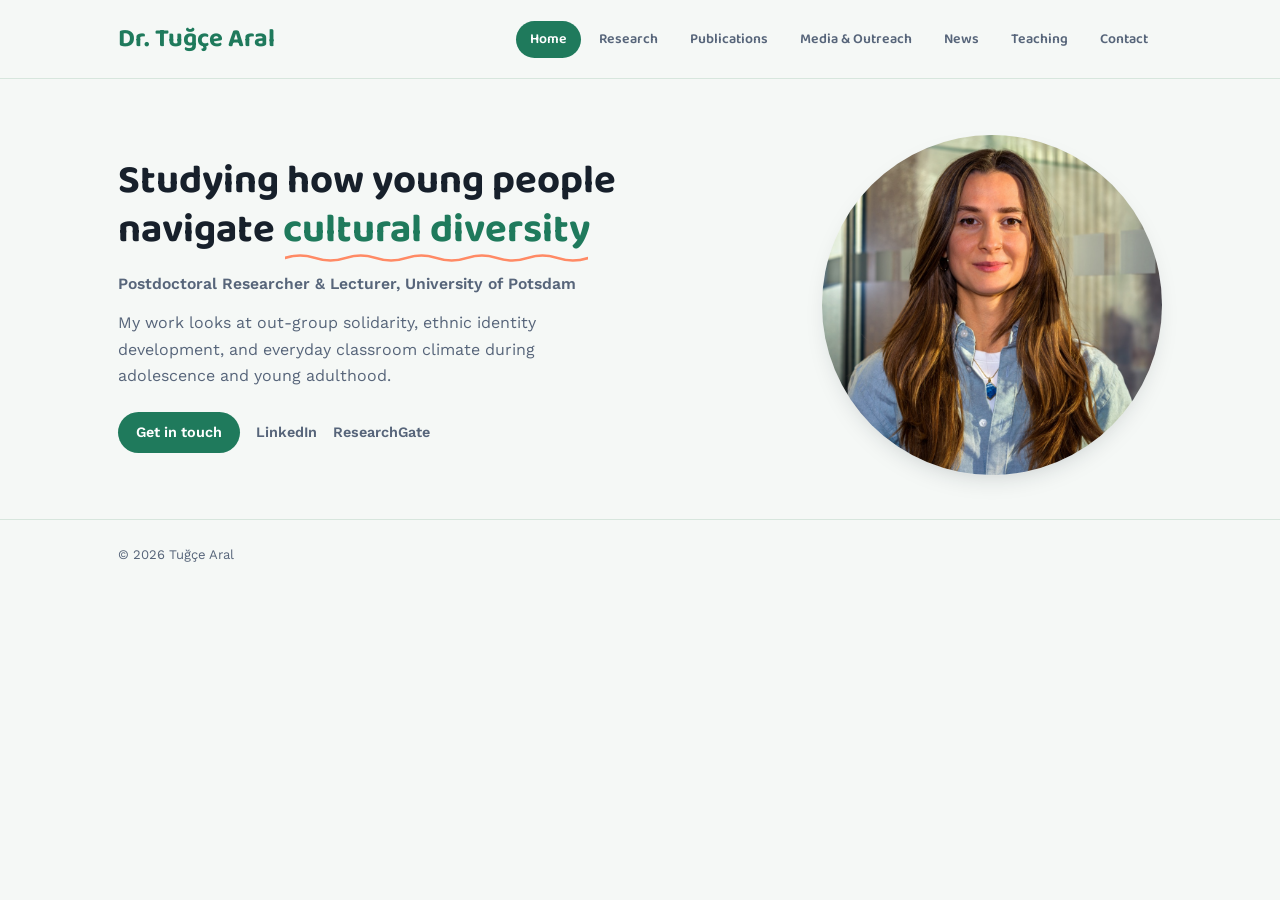
<file: index.html>
<!DOCTYPE html>
<html lang="en">
<head>
<meta charset="UTF-8">
<meta name="viewport" content="width=device-width, initial-scale=1.0">
<title>Dr. Tuğçe Aral — Postdoctoral Researcher, University of Potsdam</title>
<meta name="description" content="Dr. Tuğçe Aral — Postdoctoral Researcher and Lecturer, University of Potsdam. Research on intergroup relations, cultural diversity, and adolescent development.">
<link rel="canonical" href="https://tugcearal.github.io/">
<meta property="og:type" content="profile">
<meta property="og:title" content="Dr. Tuğçe Aral — Postdoctoral Researcher, University of Potsdam">
<meta property="og:description" content="Postdoctoral Researcher and Lecturer, University of Potsdam. Research on intergroup relations, cultural diversity, and adolescent development.">
<meta property="og:url" content="https://tugcearal.github.io/">
<meta property="og:image" content="https://tugcearal.github.io/assets/tugce-aral-2.jpg">
<meta name="twitter:card" content="summary_large_image">
<meta name="twitter:title" content="Dr. Tuğçe Aral — Postdoctoral Researcher, University of Potsdam">
<meta name="twitter:description" content="Research on intergroup relations, cultural diversity, and adolescent development.">
<meta name="twitter:image" content="https://tugcearal.github.io/assets/tugce-aral-2.jpg">
<link rel="icon" href="data:image/svg+xml,%3Csvg xmlns='http://www.w3.org/2000/svg' viewBox='0 0 100 100'%3E%3Crect width='100' height='100' rx='20' fill='%231f7a5c'/%3E%3Ctext x='50' y='68' font-size='58' font-family='Arial,sans-serif' font-weight='700' fill='white' text-anchor='middle'%3ETA%3C/text%3E%3C/svg%3E">
<link rel="preconnect" href="https://fonts.googleapis.com">
<link rel="preconnect" href="https://fonts.gstatic.com" crossorigin>
<link href="https://fonts.googleapis.com/css2?family=Baloo+2:wght@600;700&family=Work+Sans:wght@400;500;600&display=swap" rel="stylesheet">
<link rel="stylesheet" href="style.css">
<script type="application/ld+json">
{
  "@context": "https://schema.org",
  "@type": "Person",
  "name": "Tuğçe Aral",
  "honorificPrefix": "Dr.",
  "jobTitle": "Postdoctoral Researcher and Lecturer",
  "affiliation": {
    "@type": "CollegeOrUniversity",
    "name": "University of Potsdam"
  },
  "url": "https://tugcearal.github.io/",
  "image": "https://tugcearal.github.io/assets/tugce-aral-2.jpg",
  "email": "mailto:tugce.aral@uni-potsdam.de",
  "sameAs": [
    "https://www.researchgate.net/profile/Tugce-Aral",
    "https://www.uni-potsdam.de/de/inklusion/heterogenitaet/aral"
  ]
}
</script>
</head>
<body>

<header class="site-header">
  <div class="wrap header-inner">
    <a href="index.html" class="brand">Dr. Tuğçe Aral</a>
    <nav>
      <a href="index.html" class="active" aria-current="page">Home</a>
      <a href="research.html">Research</a>
      <a href="publications.html">Publications</a>
      <a href="media.html">Media & Outreach</a>
      <a href="news.html">News</a>
      <a href="teaching.html">Teaching</a>
      <a href="contact.html">Contact</a>
    </nav>
  </div>
</header>

<main>

  <section class="hero wrap">
    <div class="hero-text">
      <h1>Studying how young people navigate
        <span class="squiggle-phrase">cultural diversity
          <svg viewBox="0 0 200 12" preserveAspectRatio="none" aria-hidden="true">
            <path d="M0 6 Q10 0 20 6 T40 6 T60 6 T80 6 T100 6 T120 6 T140 6 T160 6 T180 6 T200 6" fill="none" stroke-width="3" stroke-linecap="round"/>
          </svg>
        </span>
      </h1>
      <p class="role">Postdoctoral Researcher &amp; Lecturer, University of Potsdam</p>
      <p class="intro">
        My work looks at out-group solidarity, ethnic identity development, and everyday
        classroom climate during adolescence and young adulthood.
      </p>
      <div class="hero-links">
        <a href="mailto:tugce.aral@uni-potsdam.de" class="primary">Get in touch</a>
        <a href="https://www.linkedin.com/in/tugcearal/" target="_blank" rel="noopener">LinkedIn</a>
        <a href="https://www.researchgate.net/profile/Tugce-Aral" target="_blank" rel="noopener">ResearchGate</a>
      </div>
    </div>
    <div class="hero-photo">
      <img src="assets/tugce-aral-2.jpg" alt="Portrait of Dr. Tuğçe Aral">
    </div>
  </section>

</main>

<footer class="site-footer">
  <div class="wrap">
    <p>&copy; <span id="year"></span> Tuğçe Aral</p>
  </div>
</footer>

<script>
  document.getElementById('year').textContent = new Date().getFullYear();
</script>

</body>
</html>
</file>
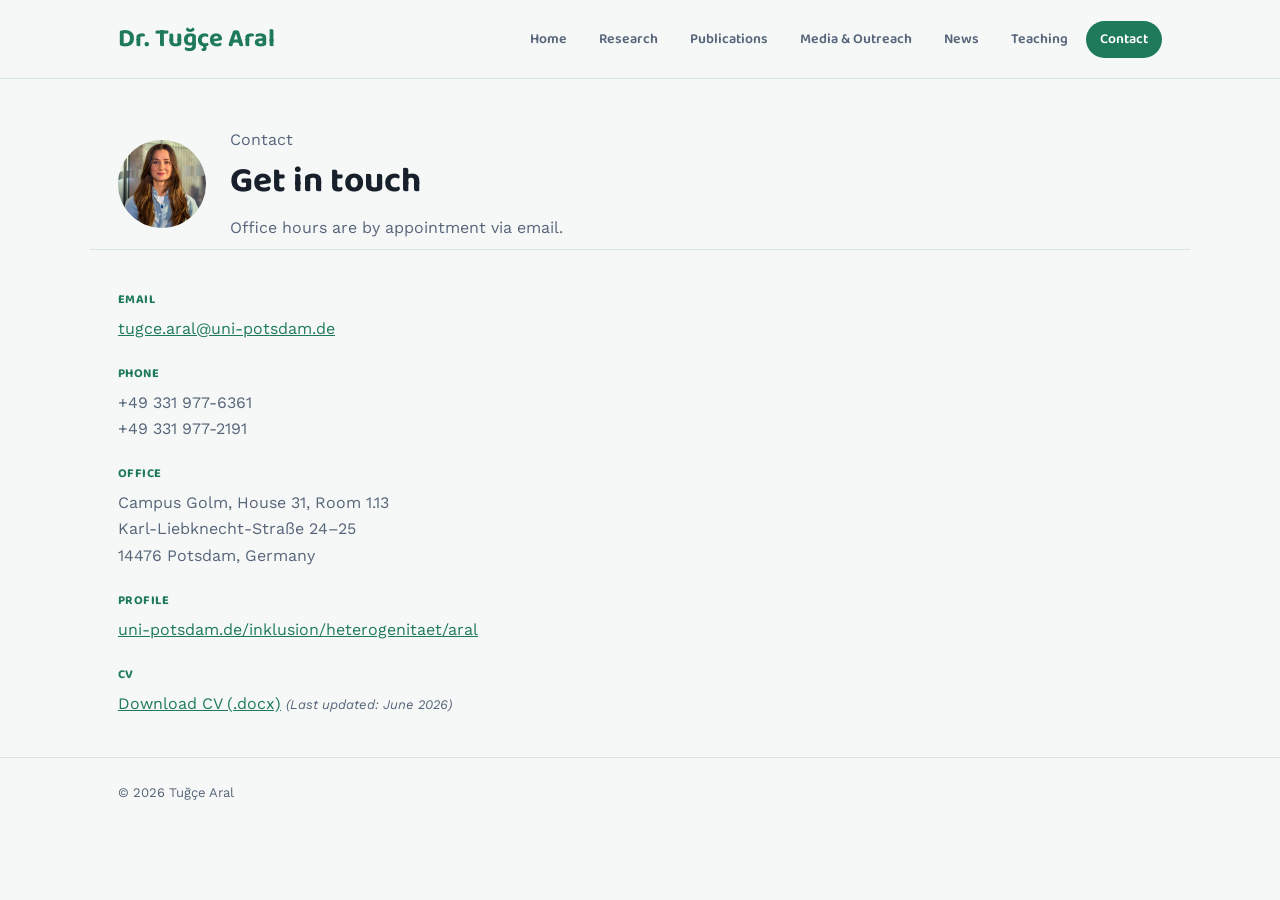
<file: contact.html>
<!DOCTYPE html>
<html lang="en">
<head>
<meta charset="UTF-8">
<meta name="viewport" content="width=device-width, initial-scale=1.0">
<title>Contact — Tuğçe Aral</title>
<meta name="description" content="Contact information for Dr. Tuğçe Aral, University of Potsdam.">
<link rel="canonical" href="https://tugcearal.github.io/contact.html">
<meta property="og:type" content="website">
<meta property="og:title" content="Contact — Tuğçe Aral">
<meta property="og:description" content="Contact information for Dr. Tuğçe Aral, University of Potsdam.">
<meta property="og:url" content="https://tugcearal.github.io/contact.html">
<meta property="og:image" content="https://tugcearal.github.io/assets/tugce-aral-2.jpg">
<meta name="twitter:card" content="summary_large_image">
<meta name="twitter:title" content="Contact — Tuğçe Aral">
<meta name="twitter:description" content="Contact information for Dr. Tuğçe Aral, University of Potsdam.">
<meta name="twitter:image" content="https://tugcearal.github.io/assets/tugce-aral-2.jpg">
<link rel="icon" href="data:image/svg+xml,%3Csvg xmlns='http://www.w3.org/2000/svg' viewBox='0 0 100 100'%3E%3Crect width='100' height='100' rx='20' fill='%231f7a5c'/%3E%3Ctext x='50' y='68' font-size='58' font-family='Arial,sans-serif' font-weight='700' fill='white' text-anchor='middle'%3ETA%3C/text%3E%3C/svg%3E">
<link rel="preconnect" href="https://fonts.googleapis.com">
<link rel="preconnect" href="https://fonts.gstatic.com" crossorigin>
<link href="https://fonts.googleapis.com/css2?family=Baloo+2:wght@600;700&family=Work+Sans:wght@400;500;600&display=swap" rel="stylesheet">
<link rel="stylesheet" href="style.css">
</head>
<body>

<header class="site-header">
  <div class="wrap header-inner">
    <a href="index.html" class="brand">Dr. Tuğçe Aral</a>
    <nav>
      <a href="index.html">Home</a>
      <a href="research.html">Research</a>
      <a href="publications.html">Publications</a>
      <a href="media.html">Media & Outreach</a>
      <a href="news.html">News</a>
      <a href="teaching.html">Teaching</a>
      <a href="contact.html" class="active" aria-current="page">Contact</a>
    </nav>
  </div>
</header>

<main>

  <div class="page-head wrap contact-head">
    <img src="assets/tugce-aral-2.jpg" class="contact-photo" alt="Portrait of Dr. Tuğçe Aral">
    <div>
      <p class="eyebrow">Contact</p>
      <h1>Get in touch</h1>
      <p class="lede">Office hours are by appointment via email.</p>
    </div>
  </div>

  <section class="section wrap">
    <div class="contact-block">
      <p class="label">Email</p>
      <p><a href="mailto:tugce.aral@uni-potsdam.de">tugce.aral@uni-potsdam.de</a></p>
    </div>

    <div class="contact-block">
      <p class="label">Phone</p>
      <p>+49 331 977-6361<br>+49 331 977-2191</p>
    </div>

    <div class="contact-block">
      <p class="label">Office</p>
      <p>Campus Golm, House 31, Room 1.13<br>Karl-Liebknecht-Straße 24–25<br>14476 Potsdam, Germany</p>
    </div>

    <div class="contact-block">
      <p class="label">Profile</p>
      <p><a href="https://www.uni-potsdam.de/de/inklusion/heterogenitaet/aral" target="_blank" rel="noopener">uni-potsdam.de/inklusion/heterogenitaet/aral</a></p>
    </div>

    <div class="contact-block">
      <p class="label">CV</p>
      <p><a href="assets/tugce-aral-cv.docx">Download CV (.docx)</a> <span class="cv-updated">(Last updated: June 2026)</span></p>
    </div>
  </section>

</main>

<footer class="site-footer">
  <div class="wrap">
    <p>&copy; <span id="year"></span> Tuğçe Aral</p>
  </div>
</footer>

<script>
  document.getElementById('year').textContent = new Date().getFullYear();
</script>

</body>
</html>
</file>
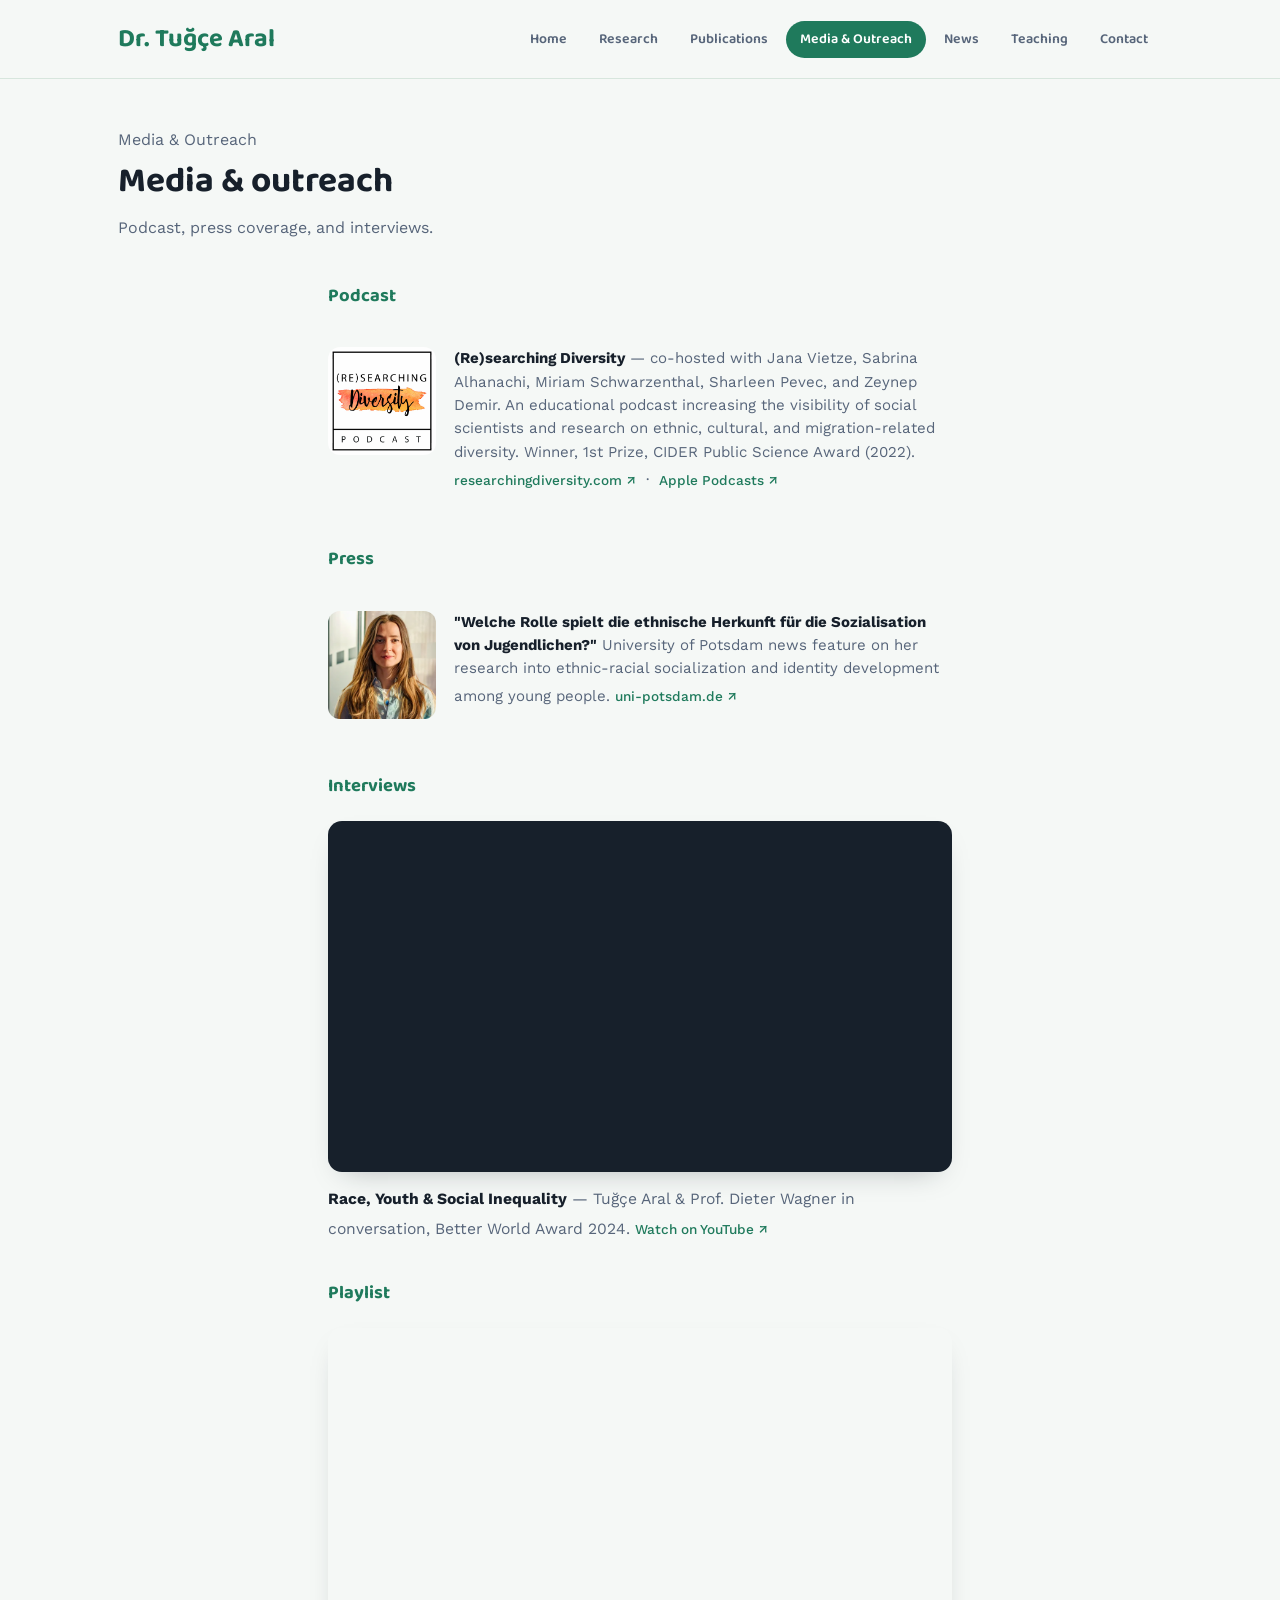
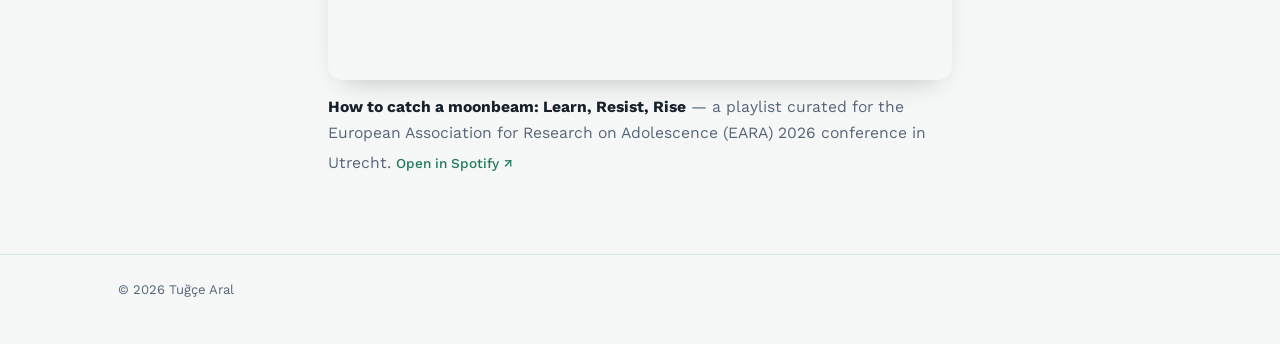
<file: media.html>
<!DOCTYPE html>
<html lang="en">
<head>
<meta charset="UTF-8">
<meta name="viewport" content="width=device-width, initial-scale=1.0">
<title>Media &amp; Outreach — Tuğçe Aral</title>
<meta name="description" content="Media, press, and outreach by Dr. Tuğçe Aral, including the (Re)searching Diversity podcast, press coverage, and interviews.">
<link rel="canonical" href="https://tugcearal.github.io/media.html">
<meta property="og:type" content="website">
<meta property="og:title" content="Media &amp; Outreach — Tuğçe Aral">
<meta property="og:description" content="Media, press, and outreach by Dr. Tuğçe Aral, including the (Re)searching Diversity podcast, press coverage, and interviews.">
<meta property="og:url" content="https://tugcearal.github.io/media.html">
<meta property="og:image" content="https://tugcearal.github.io/assets/tugce-aral-2.jpg">
<meta name="twitter:card" content="summary_large_image">
<meta name="twitter:title" content="Media &amp; Outreach — Tuğçe Aral">
<meta name="twitter:description" content="Media, press, and outreach by Dr. Tuğçe Aral, including the (Re)searching Diversity podcast, press coverage, and interviews.">
<meta name="twitter:image" content="https://tugcearal.github.io/assets/tugce-aral-2.jpg">
<link rel="icon" href="data:image/svg+xml,%3Csvg xmlns='http://www.w3.org/2000/svg' viewBox='0 0 100 100'%3E%3Crect width='100' height='100' rx='20' fill='%231f7a5c'/%3E%3Ctext x='50' y='68' font-size='58' font-family='Arial,sans-serif' font-weight='700' fill='white' text-anchor='middle'%3ETA%3C/text%3E%3C/svg%3E">
<link rel="preconnect" href="https://fonts.googleapis.com">
<link rel="preconnect" href="https://fonts.gstatic.com" crossorigin>
<link href="https://fonts.googleapis.com/css2?family=Baloo+2:wght@600;700&family=Work+Sans:wght@400;500;600&display=swap" rel="stylesheet">
<link rel="stylesheet" href="style.css">
</head>
<body>

<header class="site-header">
  <div class="wrap header-inner">
    <a href="index.html" class="brand">Dr. Tuğçe Aral</a>
    <nav>
      <a href="index.html">Home</a>
      <a href="research.html">Research</a>
      <a href="publications.html">Publications</a>
      <a href="media.html" class="active" aria-current="page">Media &amp; Outreach</a>
      <a href="news.html">News</a>
      <a href="teaching.html">Teaching</a>
      <a href="contact.html">Contact</a>
    </nav>
  </div>
</header>

<main>

  <div class="page-head wrap">
    <p class="eyebrow">Media &amp; Outreach</p>
    <h1>Media &amp; outreach</h1>
    <p class="lede">Podcast, press coverage, and interviews.</p>
  </div>

  <div class="wrap prose">
    <h2 style="margin-top:0;">Podcast</h2>
    <div class="media-list">
      <div class="media-row">
        <img class="media-thumb" src="assets/researching-diversity-logo.jpg" alt="(Re)searching Diversity podcast logo">
        <span class="media-body">
          <strong>(Re)searching Diversity</strong> — co-hosted with Jana Vietze, Sabrina Alhanachi,
          Miriam Schwarzenthal, Sharleen Pevec, and Zeynep Demir. An educational podcast increasing
          the visibility of social scientists and research on ethnic, cultural, and
          migration-related diversity. Winner, 1st Prize, CIDER Public Science Award (2022).<br>
          <a class="media-link" href="https://www.researchingdiversity.com/" target="_blank" rel="noopener">researchingdiversity.com ↗</a>
          &nbsp;·&nbsp;
          <a class="media-link" href="https://podcasts.apple.com/us/podcast/researching-diversity/id1558691003" target="_blank" rel="noopener">Apple Podcasts ↗</a>
        </span>
      </div>
    </div>

    <h2 style="margin-top:36px;">Press</h2>
    <div class="media-list">
      <a class="media-row" href="https://www.uni-potsdam.de/de/nachrichten/detail/2026-06-23-welche-rolle-spielt-die-ethnische-herkunft-fuer-die-sozialisation-von-jugendlichen-dr-Tugce-Aral-forscht-zur-identitaetsbildung-von-jungen-menschen" target="_blank" rel="noopener">
        <img class="media-thumb" src="assets/media-uni-news.webp" alt="University of Potsdam news feature on Dr. Tuğçe Aral">
        <span class="media-body">
          <strong>"Welche Rolle spielt die ethnische Herkunft für die Sozialisation von Jugendlichen?"</strong>
          University of Potsdam news feature on her research into ethnic-racial socialization and
          identity development among young people.
          <span class="media-link">uni-potsdam.de ↗</span>
        </span>
      </a>
    </div>

    <h2 style="margin-top:36px;">Interviews</h2>
    <div class="video-embed">
      <iframe src="https://www.youtube.com/embed/WZT69qgZ1AU" title="Race, Youth &amp; Social Inequality — Tuğçe Aral &amp; Prof. Dieter Wagner in conversation" frameborder="0" allow="accelerometer; autoplay; clipboard-write; encrypted-media; gyroscope; picture-in-picture; web-share" allowfullscreen></iframe>
    </div>
    <p class="video-caption">
      <strong>Race, Youth &amp; Social Inequality</strong> — Tuğçe Aral &amp; Prof. Dieter Wagner
      in conversation, Better World Award 2024.
      <a class="media-link" href="https://www.youtube.com/watch?v=WZT69qgZ1AU" target="_blank" rel="noopener">Watch on YouTube ↗</a>
    </p>

    <h2 style="margin-top:36px;">Playlist</h2>
    <div class="spotify-embed">
      <iframe src="https://open.spotify.com/embed/playlist/4eFZsoZJ5WLH1fl8OClxd2?utm_source=generator" title="How to catch a moonbeam: Learn, Resist, Rise — Spotify playlist" frameborder="0" allow="autoplay; clipboard-write; encrypted-media; fullscreen; picture-in-picture" loading="lazy"></iframe>
    </div>
    <p class="video-caption">
      <strong>How to catch a moonbeam: Learn, Resist, Rise</strong> — a playlist curated for the
      European Association for Research on Adolescence (EARA) 2026 conference in Utrecht.
      <a class="media-link" href="https://open.spotify.com/playlist/4eFZsoZJ5WLH1fl8OClxd2" target="_blank" rel="noopener">Open in Spotify ↗</a>
    </p>
  </div>

</main>

<footer class="site-footer">
  <div class="wrap">
    <p>&copy; <span id="year"></span> Tuğçe Aral</p>
  </div>
</footer>

<script>
  document.getElementById('year').textContent = new Date().getFullYear();
</script>

</body>
</html>
</file>
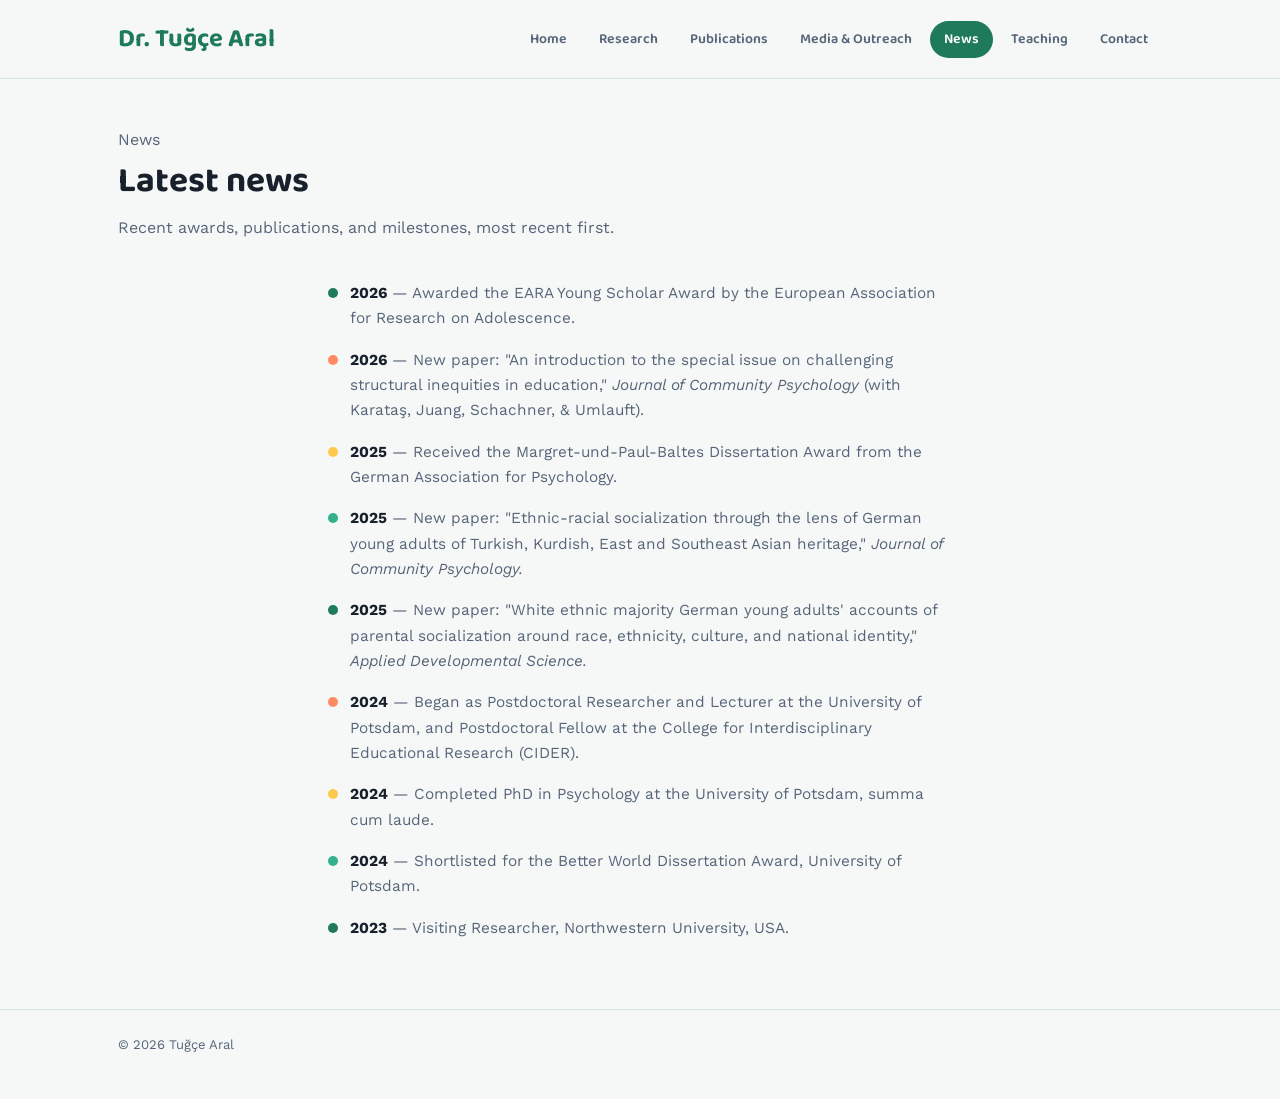
<file: news.html>
<!DOCTYPE html>
<html lang="en">
<head>
<meta charset="UTF-8">
<meta name="viewport" content="width=device-width, initial-scale=1.0">
<title>News — Tuğçe Aral</title>
<meta name="description" content="Latest news, awards, and publication updates from Dr. Tuğçe Aral.">
<link rel="canonical" href="https://tugcearal.github.io/news.html">
<meta property="og:type" content="website">
<meta property="og:title" content="News — Tuğçe Aral">
<meta property="og:description" content="Latest news, awards, and publication updates from Dr. Tuğçe Aral.">
<meta property="og:url" content="https://tugcearal.github.io/news.html">
<meta property="og:image" content="https://tugcearal.github.io/assets/tugce-aral-2.jpg">
<meta name="twitter:card" content="summary_large_image">
<meta name="twitter:title" content="News — Tuğçe Aral">
<meta name="twitter:description" content="Latest news, awards, and publication updates from Dr. Tuğçe Aral.">
<meta name="twitter:image" content="https://tugcearal.github.io/assets/tugce-aral-2.jpg">
<link rel="icon" href="data:image/svg+xml,%3Csvg xmlns='http://www.w3.org/2000/svg' viewBox='0 0 100 100'%3E%3Crect width='100' height='100' rx='20' fill='%231f7a5c'/%3E%3Ctext x='50' y='68' font-size='58' font-family='Arial,sans-serif' font-weight='700' fill='white' text-anchor='middle'%3ETA%3C/text%3E%3C/svg%3E">
<link rel="preconnect" href="https://fonts.googleapis.com">
<link rel="preconnect" href="https://fonts.gstatic.com" crossorigin>
<link href="https://fonts.googleapis.com/css2?family=Baloo+2:wght@600;700&family=Work+Sans:wght@400;500;600&display=swap" rel="stylesheet">
<link rel="stylesheet" href="style.css">
</head>
<body>

<header class="site-header">
  <div class="wrap header-inner">
    <a href="index.html" class="brand">Dr. Tuğçe Aral</a>
    <nav>
      <a href="index.html">Home</a>
      <a href="research.html">Research</a>
      <a href="publications.html">Publications</a>
      <a href="media.html">Media & Outreach</a>
      <a href="news.html" class="active" aria-current="page">News</a>
      <a href="teaching.html">Teaching</a>
      <a href="contact.html">Contact</a>
    </nav>
  </div>
</header>

<main>

  <div class="page-head wrap">
    <p class="eyebrow">News</p>
    <h1>Latest news</h1>
    <p class="lede">Recent awards, publications, and milestones, most recent first.</p>
  </div>

  <div class="wrap prose">
    <ul class="topic-list-plain">
      <li><strong>2026</strong> — Awarded the EARA Young Scholar Award by the European Association for Research on Adolescence.</li>
      <li><strong>2026</strong> — New paper: "An introduction to the special issue on challenging structural inequities in education," <em>Journal of Community Psychology</em> (with Karataş, Juang, Schachner, &amp; Umlauft).</li>
      <li><strong>2025</strong> — Received the Margret-und-Paul-Baltes Dissertation Award from the German Association for Psychology.</li>
      <li><strong>2025</strong> — New paper: "Ethnic-racial socialization through the lens of German young adults of Turkish, Kurdish, East and Southeast Asian heritage," <em>Journal of Community Psychology.</em></li>
      <li><strong>2025</strong> — New paper: "White ethnic majority German young adults' accounts of parental socialization around race, ethnicity, culture, and national identity," <em>Applied Developmental Science.</em></li>
      <li><strong>2024</strong> — Began as Postdoctoral Researcher and Lecturer at the University of Potsdam, and Postdoctoral Fellow at the College for Interdisciplinary Educational Research (CIDER).</li>
      <li><strong>2024</strong> — Completed PhD in Psychology at the University of Potsdam, summa cum laude.</li>
      <li><strong>2024</strong> — Shortlisted for the Better World Dissertation Award, University of Potsdam.</li>
      <li><strong>2023</strong> — Visiting Researcher, Northwestern University, USA.</li>
    </ul>
  </div>

</main>

<footer class="site-footer">
  <div class="wrap">
    <p>&copy; <span id="year"></span> Tuğçe Aral</p>
  </div>
</footer>

<script>
  document.getElementById('year').textContent = new Date().getFullYear();
</script>

</body>
</html>
</file>
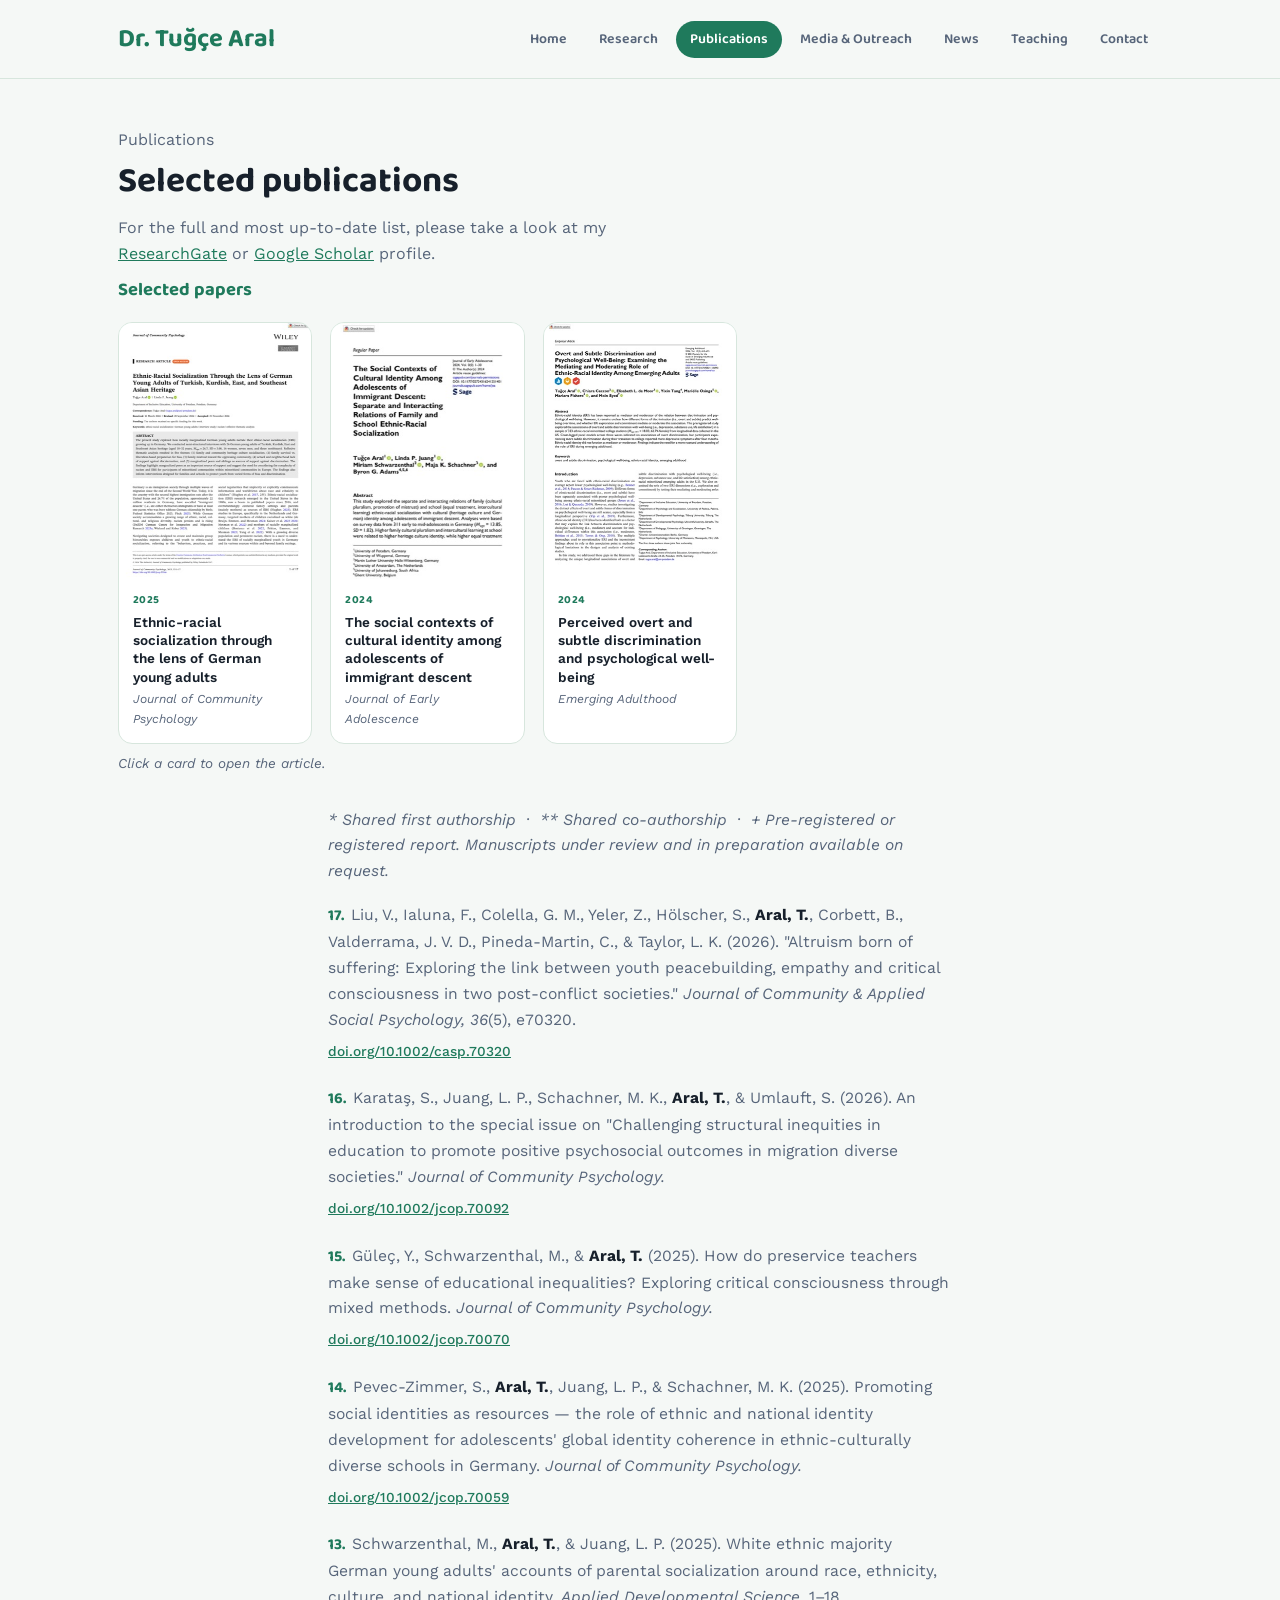
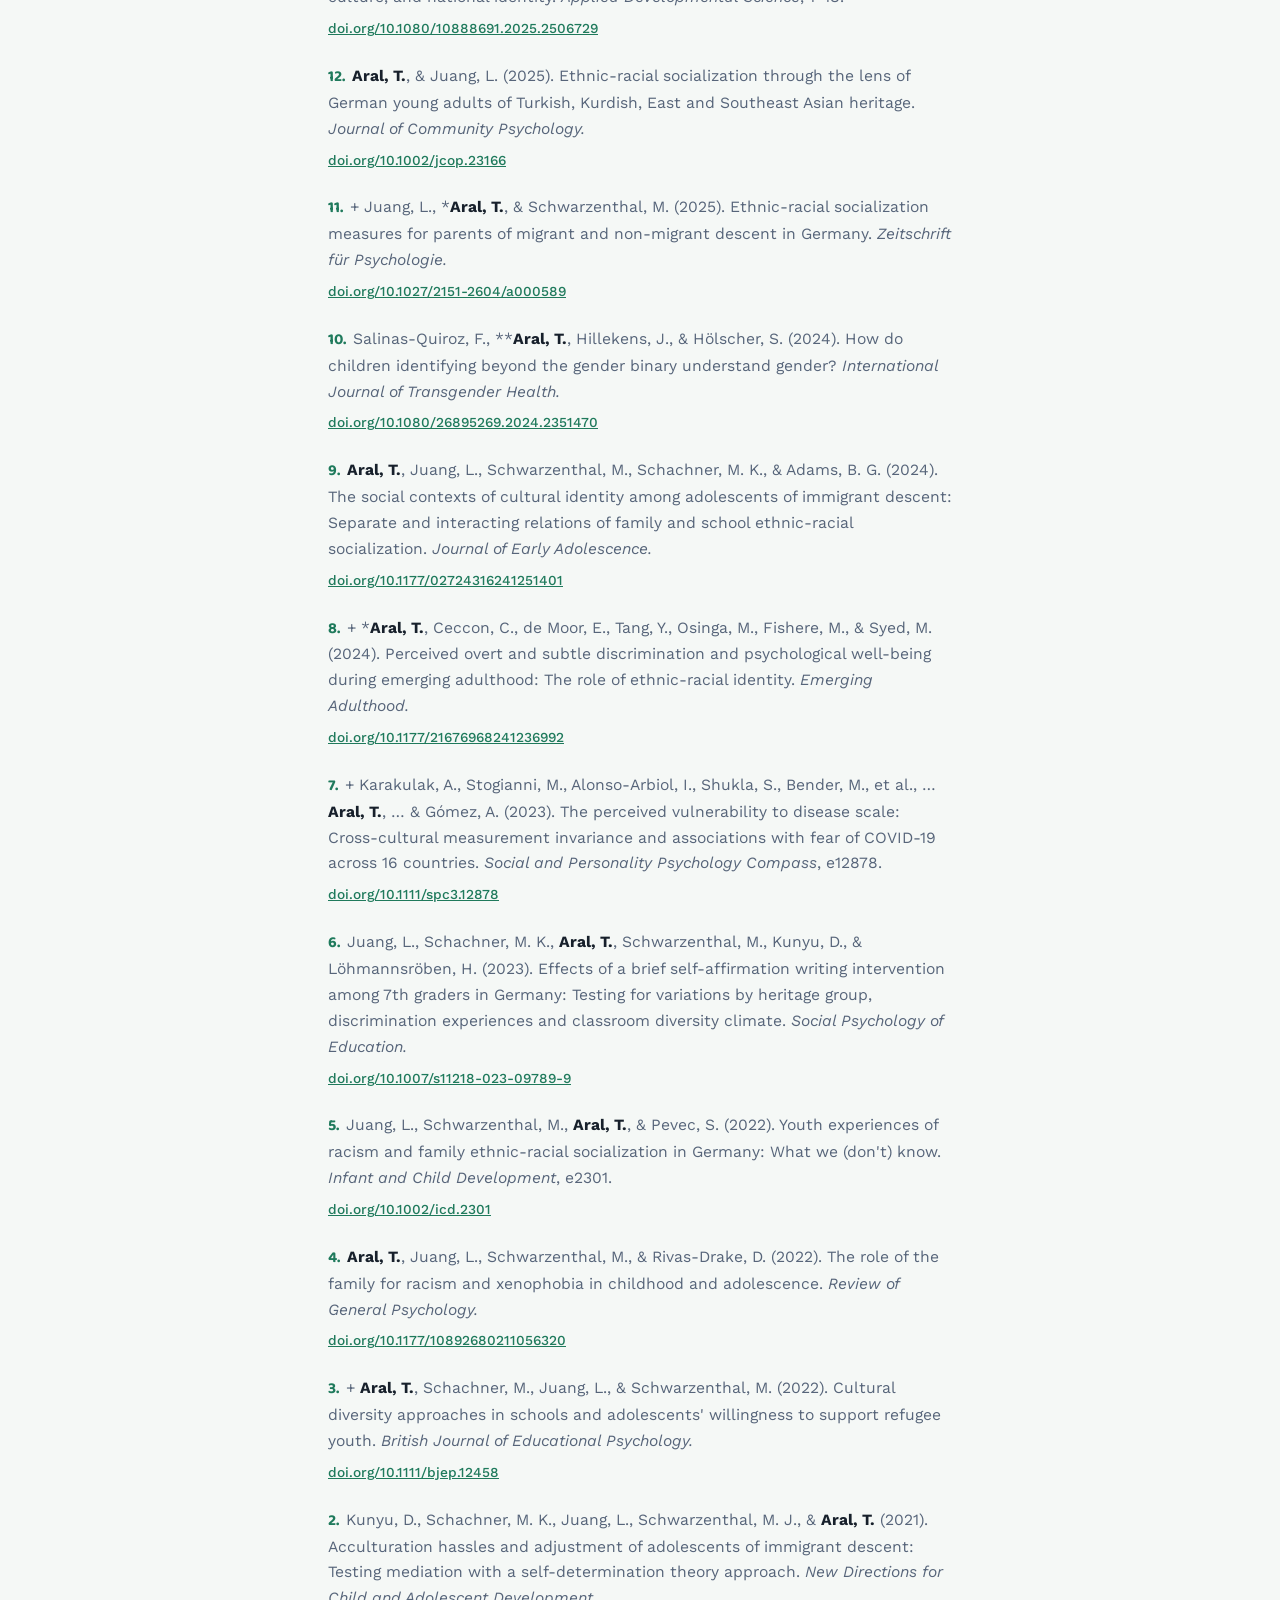
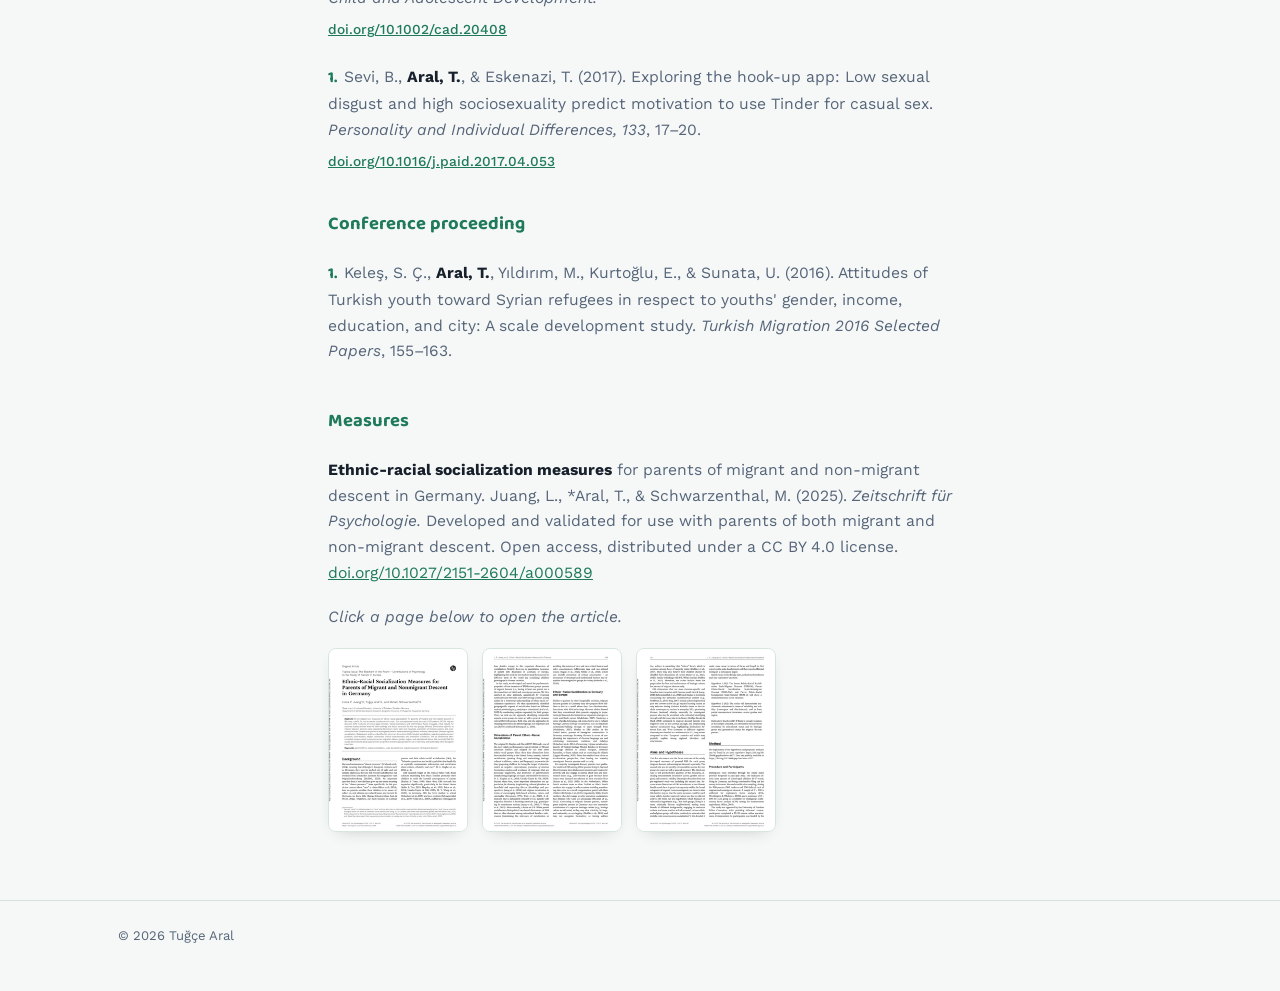
<file: publications.html>
<!DOCTYPE html>
<html lang="en">
<head>
<meta charset="UTF-8">
<meta name="viewport" content="width=device-width, initial-scale=1.0">
<title>Publications — Tuğçe Aral</title>
<meta name="description" content="Peer-reviewed publications by Dr. Tuğçe Aral on cultural diversity, ethnic-racial socialization, and adolescent development.">
<link rel="canonical" href="https://tugcearal.github.io/publications.html">
<meta property="og:type" content="website">
<meta property="og:title" content="Publications — Tuğçe Aral">
<meta property="og:description" content="Peer-reviewed publications by Dr. Tuğçe Aral on cultural diversity, ethnic-racial socialization, and adolescent development.">
<meta property="og:url" content="https://tugcearal.github.io/publications.html">
<meta property="og:image" content="https://tugcearal.github.io/assets/tugce-aral-2.jpg">
<meta name="twitter:card" content="summary_large_image">
<meta name="twitter:title" content="Publications — Tuğçe Aral">
<meta name="twitter:description" content="Peer-reviewed publications by Dr. Tuğçe Aral on cultural diversity, ethnic-racial socialization, and adolescent development.">
<meta name="twitter:image" content="https://tugcearal.github.io/assets/tugce-aral-2.jpg">
<link rel="icon" href="data:image/svg+xml,%3Csvg xmlns='http://www.w3.org/2000/svg' viewBox='0 0 100 100'%3E%3Crect width='100' height='100' rx='20' fill='%231f7a5c'/%3E%3Ctext x='50' y='68' font-size='58' font-family='Arial,sans-serif' font-weight='700' fill='white' text-anchor='middle'%3ETA%3C/text%3E%3C/svg%3E">
<link rel="preconnect" href="https://fonts.googleapis.com">
<link rel="preconnect" href="https://fonts.gstatic.com" crossorigin>
<link href="https://fonts.googleapis.com/css2?family=Baloo+2:wght@600;700&family=Work+Sans:wght@400;500;600&display=swap" rel="stylesheet">
<link rel="stylesheet" href="style.css">
</head>
<body>

<header class="site-header">
  <div class="wrap header-inner">
    <a href="index.html" class="brand">Dr. Tuğçe Aral</a>
    <nav>
      <a href="index.html">Home</a>
      <a href="research.html">Research</a>
      <a href="publications.html" class="active" aria-current="page">Publications</a>
      <a href="media.html">Media & Outreach</a>
      <a href="news.html">News</a>
      <a href="teaching.html">Teaching</a>
      <a href="contact.html">Contact</a>
    </nav>
  </div>
</header>

<main>

  <div class="page-head wrap">
    <p class="eyebrow">Publications</p>
    <h1>Selected publications</h1>
    <p class="lede">
      For the full and most up-to-date list, please take a look at my
      <a href="https://www.researchgate.net/profile/Tugce-Aral" target="_blank" rel="noopener">ResearchGate</a>
      or <a href="https://scholar.google.com/citations?user=W9I4npUAAAAJ&amp;hl=en" target="_blank" rel="noopener">Google Scholar</a> profile.
    </p>
  </div>

  <div class="wrap">
    <h2 style="margin-bottom:16px;">Selected papers</h2>
    <div class="pub-gallery">
      <a class="pub-card" href="https://doi.org/10.1002/jcop.23166" target="_blank" rel="noopener">
        <img class="pub-card-thumb" src="assets/pub-aral-jcop23166.jpg" alt="First page of Aral &amp; Juang (2025)">
        <span class="pub-card-body">
          <span class="pub-card-year">2025</span>
          <span class="pub-card-title">Ethnic-racial socialization through the lens of German young adults</span>
          <span class="pub-card-journal">Journal of Community Psychology</span>
        </span>
      </a>
      <a class="pub-card" href="https://doi.org/10.1177/02724316241251401" target="_blank" rel="noopener">
        <img class="pub-card-thumb" src="assets/pub-aral-jea.jpg" alt="First page of Aral et al. (2024), Journal of Early Adolescence">
        <span class="pub-card-body">
          <span class="pub-card-year">2024</span>
          <span class="pub-card-title">The social contexts of cultural identity among adolescents of immigrant descent</span>
          <span class="pub-card-journal">Journal of Early Adolescence</span>
        </span>
      </a>
      <a class="pub-card" href="https://doi.org/10.1177/21676968241236992" target="_blank" rel="noopener">
        <img class="pub-card-thumb" src="assets/pub-aral-emerging.jpg" alt="First page of Aral et al. (2024), Emerging Adulthood">
        <span class="pub-card-body">
          <span class="pub-card-year">2024</span>
          <span class="pub-card-title">Perceived overt and subtle discrimination and psychological well-being</span>
          <span class="pub-card-journal">Emerging Adulthood</span>
        </span>
      </a>
    </div>
    <p class="note">Click a card to open the article.</p>
  </div>

  <div class="wrap prose">
    <p class="note">* Shared first authorship &nbsp;·&nbsp; ** Shared co-authorship &nbsp;·&nbsp; + Pre-registered or registered report. Manuscripts under review and in preparation available on request.</p>

    <div class="pub-entries">
      <div class="pub-entry">
        <p><span class="pub-num">17.</span> Liu, V., Ialuna, F., Colella, G. M., Yeler, Z., Hölscher, S.,
        <strong>Aral, T.</strong>, Corbett, B., Valderrama, J. V. D., Pineda-Martin, C., &amp; Taylor, L. K. (2026).
        "Altruism born of suffering: Exploring the link between youth peacebuilding, empathy and critical
        consciousness in two post-conflict societies." <em>Journal of Community &amp; Applied Social
        Psychology, 36</em>(5), e70320.</p>
        <a href="https://doi.org/10.1002/casp.70320" target="_blank" rel="noopener">doi.org/10.1002/casp.70320</a>
      </div>

      <div class="pub-entry">
        <p><span class="pub-num">16.</span> Karataş, S., Juang, L. P., Schachner, M. K., <strong>Aral, T.</strong>, &amp; Umlauft, S. (2026).
        An introduction to the special issue on "Challenging structural inequities in education to promote
        positive psychosocial outcomes in migration diverse societies." <em>Journal of Community Psychology.</em></p>
        <a href="https://doi.org/10.1002/jcop.70092" target="_blank" rel="noopener">doi.org/10.1002/jcop.70092</a>
      </div>

      <div class="pub-entry">
        <p><span class="pub-num">15.</span> Güleç, Y., Schwarzenthal, M., &amp; <strong>Aral, T.</strong> (2025).
        How do preservice teachers make sense of educational inequalities? Exploring critical
        consciousness through mixed methods. <em>Journal of Community Psychology.</em></p>
        <a href="https://doi.org/10.1002/jcop.70070" target="_blank" rel="noopener">doi.org/10.1002/jcop.70070</a>
      </div>

      <div class="pub-entry">
        <p><span class="pub-num">14.</span> Pevec-Zimmer, S., <strong>Aral, T.</strong>, Juang, L. P., &amp; Schachner, M. K. (2025).
        Promoting social identities as resources — the role of ethnic and national identity development
        for adolescents' global identity coherence in ethnic-culturally diverse schools in Germany.
        <em>Journal of Community Psychology.</em></p>
        <a href="https://doi.org/10.1002/jcop.70059" target="_blank" rel="noopener">doi.org/10.1002/jcop.70059</a>
      </div>

      <div class="pub-entry">
        <p><span class="pub-num">13.</span> Schwarzenthal, M., <strong>Aral, T.</strong>, &amp; Juang, L. P. (2025).
        White ethnic majority German young adults' accounts of parental socialization around race,
        ethnicity, culture, and national identity. <em>Applied Developmental Science</em>, 1–18.</p>
        <a href="https://doi.org/10.1080/10888691.2025.2506729" target="_blank" rel="noopener">doi.org/10.1080/10888691.2025.2506729</a>
      </div>

      <div class="pub-entry">
        <p><span class="pub-num">12.</span> <strong>Aral, T.</strong>, &amp; Juang, L. (2025).
        Ethnic-racial socialization through the lens of German young adults of Turkish, Kurdish, East and
        Southeast Asian heritage. <em>Journal of Community Psychology.</em></p>
        <a href="https://doi.org/10.1002/jcop.23166" target="_blank" rel="noopener">doi.org/10.1002/jcop.23166</a>
      </div>

      <div class="pub-entry">
        <p><span class="pub-num">11.</span> + Juang, L., *<strong>Aral, T.</strong>, &amp; Schwarzenthal, M. (2025).
        Ethnic-racial socialization measures for parents of migrant and non-migrant descent in Germany.
        <em>Zeitschrift für Psychologie.</em></p>
        <a href="https://doi.org/10.1027/2151-2604/a000589" target="_blank" rel="noopener">doi.org/10.1027/2151-2604/a000589</a>
      </div>

      <div class="pub-entry">
        <p><span class="pub-num">10.</span> Salinas-Quiroz, F., **<strong>Aral, T.</strong>, Hillekens, J., &amp; Hölscher, S. (2024).
        How do children identifying beyond the gender binary understand gender?
        <em>International Journal of Transgender Health.</em></p>
        <a href="https://doi.org/10.1080/26895269.2024.2351470" target="_blank" rel="noopener">doi.org/10.1080/26895269.2024.2351470</a>
      </div>

      <div class="pub-entry">
        <p><span class="pub-num">9.</span> <strong>Aral, T.</strong>, Juang, L., Schwarzenthal, M., Schachner, M. K., &amp; Adams, B. G. (2024).
        The social contexts of cultural identity among adolescents of immigrant descent: Separate and
        interacting relations of family and school ethnic-racial socialization.
        <em>Journal of Early Adolescence.</em></p>
        <a href="https://doi.org/10.1177/02724316241251401" target="_blank" rel="noopener">doi.org/10.1177/02724316241251401</a>
      </div>

      <div class="pub-entry">
        <p><span class="pub-num">8.</span> + *<strong>Aral, T.</strong>, Ceccon, C., de Moor, E., Tang, Y., Osinga, M., Fishere, M., &amp; Syed, M. (2024).
        Perceived overt and subtle discrimination and psychological well-being during emerging adulthood:
        The role of ethnic-racial identity. <em>Emerging Adulthood.</em></p>
        <a href="https://doi.org/10.1177/21676968241236992" target="_blank" rel="noopener">doi.org/10.1177/21676968241236992</a>
      </div>

      <div class="pub-entry">
        <p><span class="pub-num">7.</span> + Karakulak, A., Stogianni, M., Alonso-Arbiol, I., Shukla, S., Bender, M., et al., …
        <strong>Aral, T.</strong>, … &amp; Gómez, A. (2023).
        The perceived vulnerability to disease scale: Cross-cultural measurement invariance and
        associations with fear of COVID-19 across 16 countries.
        <em>Social and Personality Psychology Compass</em>, e12878.</p>
        <a href="https://doi.org/10.1111/spc3.12878" target="_blank" rel="noopener">doi.org/10.1111/spc3.12878</a>
      </div>

      <div class="pub-entry">
        <p><span class="pub-num">6.</span> Juang, L., Schachner, M. K., <strong>Aral, T.</strong>, Schwarzenthal, M., Kunyu, D., &amp;
        Löhmannsröben, H. (2023). Effects of a brief self-affirmation writing intervention among 7th
        graders in Germany: Testing for variations by heritage group, discrimination experiences and
        classroom diversity climate. <em>Social Psychology of Education.</em></p>
        <a href="https://doi.org/10.1007/s11218-023-09789-9" target="_blank" rel="noopener">doi.org/10.1007/s11218-023-09789-9</a>
      </div>

      <div class="pub-entry">
        <p><span class="pub-num">5.</span> Juang, L., Schwarzenthal, M., <strong>Aral, T.</strong>, &amp; Pevec, S. (2022).
        Youth experiences of racism and family ethnic-racial socialization in Germany: What we (don't) know.
        <em>Infant and Child Development</em>, e2301.</p>
        <a href="https://doi.org/10.1002/icd.2301" target="_blank" rel="noopener">doi.org/10.1002/icd.2301</a>
      </div>

      <div class="pub-entry">
        <p><span class="pub-num">4.</span> <strong>Aral, T.</strong>, Juang, L., Schwarzenthal, M., &amp; Rivas-Drake, D. (2022).
        The role of the family for racism and xenophobia in childhood and adolescence.
        <em>Review of General Psychology.</em></p>
        <a href="https://doi.org/10.1177/10892680211056320" target="_blank" rel="noopener">doi.org/10.1177/10892680211056320</a>
      </div>

      <div class="pub-entry">
        <p><span class="pub-num">3.</span> + <strong>Aral, T.</strong>, Schachner, M., Juang, L., &amp; Schwarzenthal, M. (2022).
        Cultural diversity approaches in schools and adolescents' willingness to support refugee youth.
        <em>British Journal of Educational Psychology.</em></p>
        <a href="https://doi.org/10.1111/bjep.12458" target="_blank" rel="noopener">doi.org/10.1111/bjep.12458</a>
      </div>

      <div class="pub-entry">
        <p><span class="pub-num">2.</span> Kunyu, D., Schachner, M. K., Juang, L., Schwarzenthal, M. J., &amp; <strong>Aral, T.</strong> (2021).
        Acculturation hassles and adjustment of adolescents of immigrant descent: Testing mediation with a
        self-determination theory approach. <em>New Directions for Child and Adolescent Development.</em></p>
        <a href="https://doi.org/10.1002/cad.20408" target="_blank" rel="noopener">doi.org/10.1002/cad.20408</a>
      </div>

      <div class="pub-entry">
        <p><span class="pub-num">1.</span> Sevi, B., <strong>Aral, T.</strong>, &amp; Eskenazi, T. (2017).
        Exploring the hook-up app: Low sexual disgust and high sociosexuality predict motivation to use
        Tinder for casual sex. <em>Personality and Individual Differences, 133</em>, 17–20.</p>
        <a href="https://doi.org/10.1016/j.paid.2017.04.053" target="_blank" rel="noopener">doi.org/10.1016/j.paid.2017.04.053</a>
      </div>
    </div>

    <h2 style="margin-top:36px;">Conference proceeding</h2>
    <div class="pub-entries">
      <div class="pub-entry">
        <p><span class="pub-num">1.</span> Keleş, S. Ç., <strong>Aral, T.</strong>, Yıldırım, M., Kurtoğlu, E., &amp; Sunata, U. (2016).
        Attitudes of Turkish youth toward Syrian refugees in respect to youths' gender, income, education,
        and city: A scale development study. <em>Turkish Migration 2016 Selected Papers</em>, 155–163.</p>
      </div>
    </div>

    <h2 style="margin-top:36px;">Measures</h2>
    <p>
      <strong>Ethnic-racial socialization measures</strong> for parents of migrant and non-migrant
      descent in Germany. Juang, L., *Aral, T., &amp; Schwarzenthal, M. (2025).
      <em>Zeitschrift für Psychologie.</em> Developed and validated for use with parents of both
      migrant and non-migrant descent. Open access, distributed under a CC BY 4.0 license.
      <a href="https://doi.org/10.1027/2151-2604/a000589" target="_blank" rel="noopener">doi.org/10.1027/2151-2604/a000589</a>
    </p>
    <p class="note">Click a page below to open the article.</p>
    <div class="page-gallery">
      <a href="https://doi.org/10.1027/2151-2604/a000589" target="_blank" rel="noopener">
        <img src="assets/measures-page1.jpg" alt="Page 1 of the ethnic-racial socialization measures paper">
      </a>
      <a href="https://doi.org/10.1027/2151-2604/a000589" target="_blank" rel="noopener">
        <img src="assets/measures-page2.jpg" alt="Page 2 of the ethnic-racial socialization measures paper">
      </a>
      <a href="https://doi.org/10.1027/2151-2604/a000589" target="_blank" rel="noopener">
        <img src="assets/measures-page3.jpg" alt="Page 3 of the ethnic-racial socialization measures paper">
      </a>
    </div>
  </div>

</main>

<footer class="site-footer">
  <div class="wrap">
    <p>&copy; <span id="year"></span> Tuğçe Aral</p>
  </div>
</footer>

<script>
  document.getElementById('year').textContent = new Date().getFullYear();
</script>

</body>
</html>
</file>
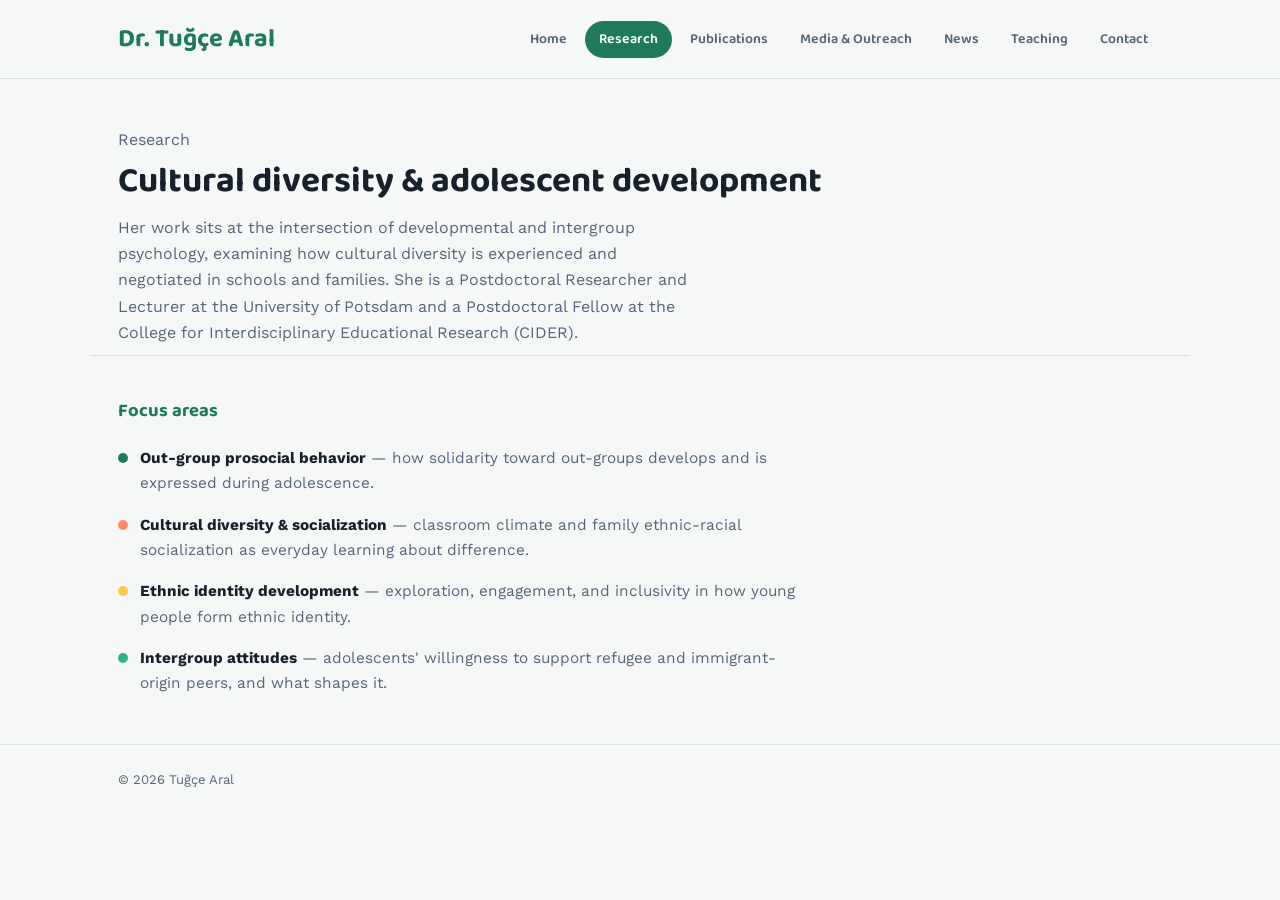
<file: research.html>
<!DOCTYPE html>
<html lang="en">
<head>
<meta charset="UTF-8">
<meta name="viewport" content="width=device-width, initial-scale=1.0">
<title>Research — Tuğçe Aral</title>
<meta name="description" content="Research interests of Dr. Tuğçe Aral: out-group prosocial behavior, cultural diversity, ethnic identity, and intergroup attitudes during adolescence.">
<link rel="canonical" href="https://tugcearal.github.io/research.html">
<meta property="og:type" content="website">
<meta property="og:title" content="Research — Tuğçe Aral">
<meta property="og:description" content="Research interests of Dr. Tuğçe Aral: out-group prosocial behavior, cultural diversity, ethnic identity, and intergroup attitudes during adolescence.">
<meta property="og:url" content="https://tugcearal.github.io/research.html">
<meta property="og:image" content="https://tugcearal.github.io/assets/tugce-aral-2.jpg">
<meta name="twitter:card" content="summary_large_image">
<meta name="twitter:title" content="Research — Tuğçe Aral">
<meta name="twitter:description" content="Research interests of Dr. Tuğçe Aral: out-group prosocial behavior, cultural diversity, ethnic identity, and intergroup attitudes during adolescence.">
<meta name="twitter:image" content="https://tugcearal.github.io/assets/tugce-aral-2.jpg">
<link rel="icon" href="data:image/svg+xml,%3Csvg xmlns='http://www.w3.org/2000/svg' viewBox='0 0 100 100'%3E%3Crect width='100' height='100' rx='20' fill='%231f7a5c'/%3E%3Ctext x='50' y='68' font-size='58' font-family='Arial,sans-serif' font-weight='700' fill='white' text-anchor='middle'%3ETA%3C/text%3E%3C/svg%3E">
<link rel="preconnect" href="https://fonts.googleapis.com">
<link rel="preconnect" href="https://fonts.gstatic.com" crossorigin>
<link href="https://fonts.googleapis.com/css2?family=Baloo+2:wght@600;700&family=Work+Sans:wght@400;500;600&display=swap" rel="stylesheet">
<link rel="stylesheet" href="style.css">
</head>
<body>

<header class="site-header">
  <div class="wrap header-inner">
    <a href="index.html" class="brand">Dr. Tuğçe Aral</a>
    <nav>
      <a href="index.html">Home</a>
      <a href="research.html" class="active" aria-current="page">Research</a>
      <a href="publications.html">Publications</a>
      <a href="media.html">Media & Outreach</a>
      <a href="news.html">News</a>
      <a href="teaching.html">Teaching</a>
      <a href="contact.html">Contact</a>
    </nav>
  </div>
</header>

<main>

  <div class="page-head wrap">
    <p class="eyebrow">Research</p>
    <h1>Cultural diversity &amp; adolescent development</h1>
    <p class="lede">
      Her work sits at the intersection of developmental and intergroup psychology, examining
      how cultural diversity is experienced and negotiated in schools and families. She is a
      Postdoctoral Researcher and Lecturer at the University of Potsdam and a Postdoctoral
      Fellow at the College for Interdisciplinary Educational Research (CIDER).
    </p>
  </div>

  <section class="section wrap">
    <h2>Focus areas</h2>
    <ul class="topic-list-plain">
      <li><strong>Out-group prosocial behavior</strong> — how solidarity toward out-groups develops and is expressed during adolescence.</li>
      <li><strong>Cultural diversity &amp; socialization</strong> — classroom climate and family ethnic-racial socialization as everyday learning about difference.</li>
      <li><strong>Ethnic identity development</strong> — exploration, engagement, and inclusivity in how young people form ethnic identity.</li>
      <li><strong>Intergroup attitudes</strong> — adolescents' willingness to support refugee and immigrant-origin peers, and what shapes it.</li>
    </ul>
  </section>

</main>

<footer class="site-footer">
  <div class="wrap">
    <p>&copy; <span id="year"></span> Tuğçe Aral</p>
  </div>
</footer>

<script>
  document.getElementById('year').textContent = new Date().getFullYear();
</script>

</body>
</html>
</file>
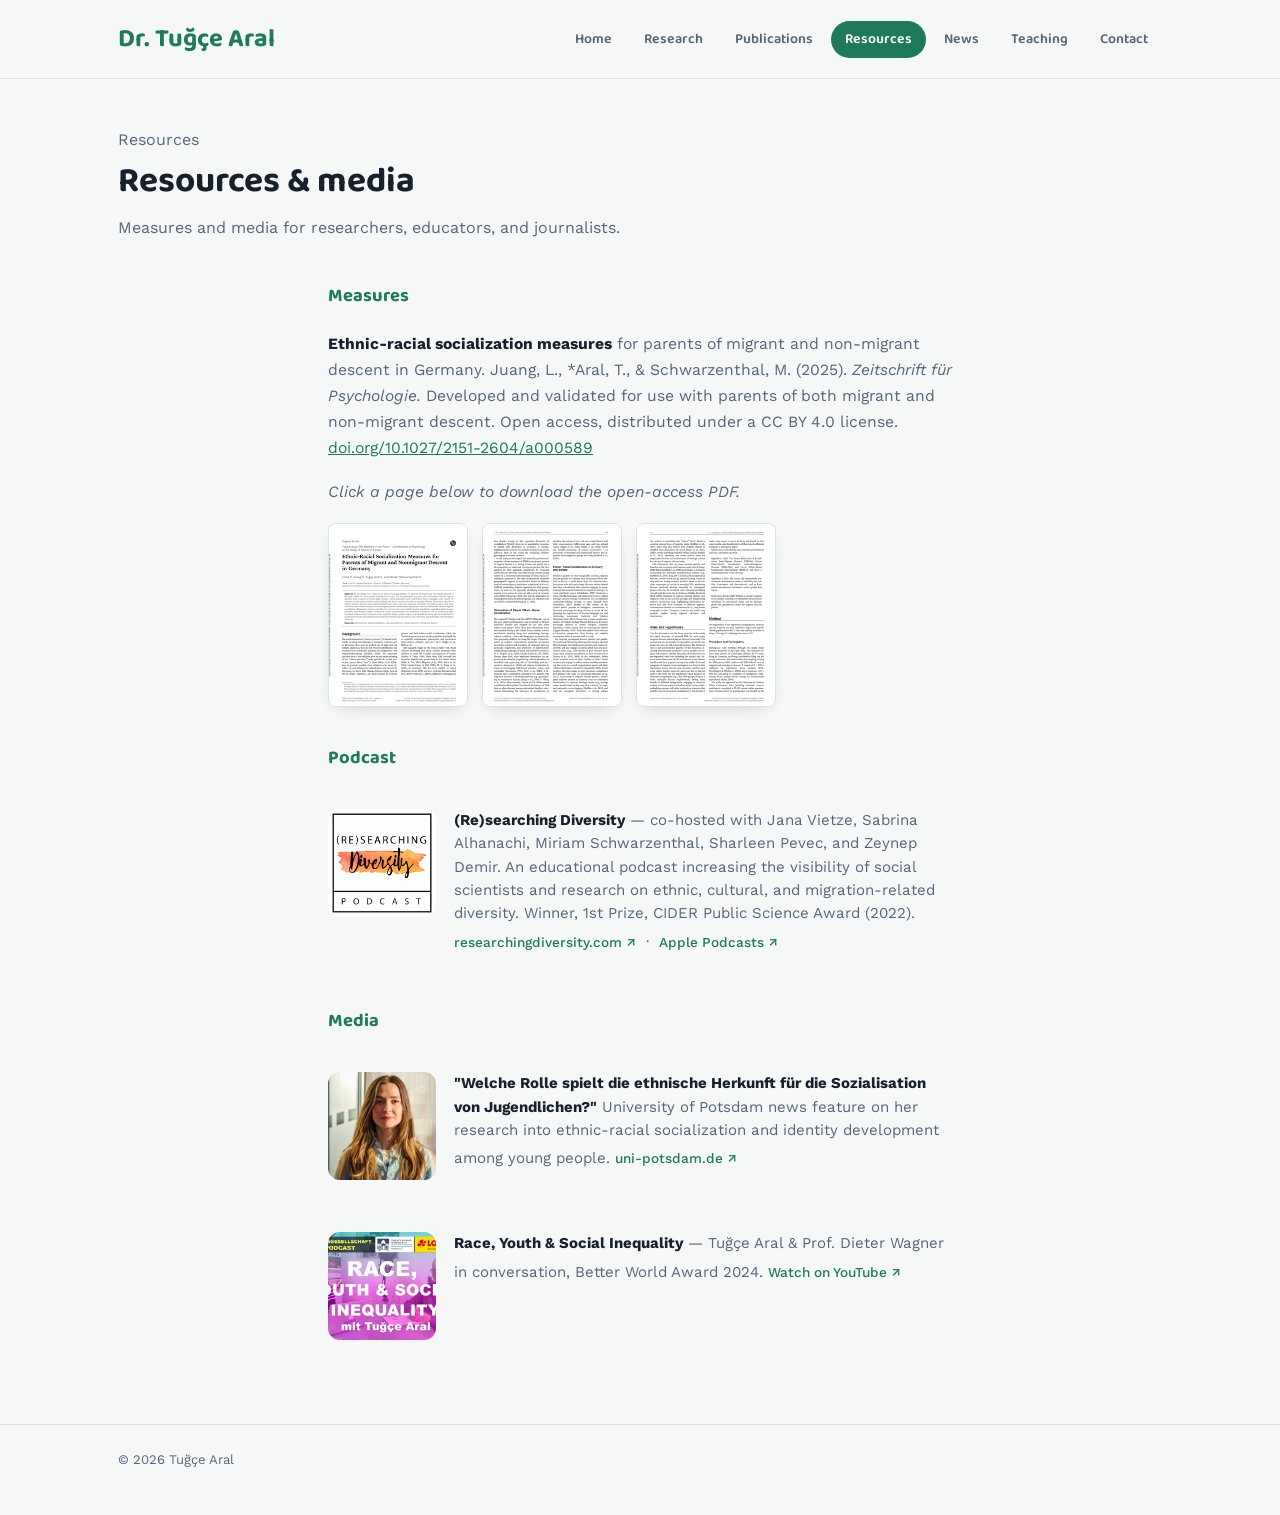
<file: resources.html>
<!DOCTYPE html>
<html lang="en">
<head>
<meta charset="UTF-8">
<meta name="viewport" content="width=device-width, initial-scale=1.0">
<title>Resources — Tuğçe Aral</title>
<meta name="description" content="Research measures and media by Dr. Tuğçe Aral, including ethnic-racial socialization measures and the (Re)searching Diversity podcast.">
<link rel="canonical" href="https://tugcearal.github.io/resources.html">
<meta property="og:type" content="website">
<meta property="og:title" content="Resources — Tuğçe Aral">
<meta property="og:description" content="Research measures and media by Dr. Tuğçe Aral, including ethnic-racial socialization measures and the (Re)searching Diversity podcast.">
<meta property="og:url" content="https://tugcearal.github.io/resources.html">
<meta property="og:image" content="https://tugcearal.github.io/assets/tugce-aral-2.jpg">
<meta name="twitter:card" content="summary_large_image">
<meta name="twitter:title" content="Resources — Tuğçe Aral">
<meta name="twitter:description" content="Research measures and media by Dr. Tuğçe Aral, including ethnic-racial socialization measures and the (Re)searching Diversity podcast.">
<meta name="twitter:image" content="https://tugcearal.github.io/assets/tugce-aral-2.jpg">
<link rel="icon" href="data:image/svg+xml,%3Csvg xmlns='http://www.w3.org/2000/svg' viewBox='0 0 100 100'%3E%3Crect width='100' height='100' rx='20' fill='%231f7a5c'/%3E%3Ctext x='50' y='68' font-size='58' font-family='Arial,sans-serif' font-weight='700' fill='white' text-anchor='middle'%3ETA%3C/text%3E%3C/svg%3E">
<link rel="preconnect" href="https://fonts.googleapis.com">
<link rel="preconnect" href="https://fonts.gstatic.com" crossorigin>
<link href="https://fonts.googleapis.com/css2?family=Baloo+2:wght@600;700&family=Work+Sans:wght@400;500;600&display=swap" rel="stylesheet">
<link rel="stylesheet" href="style.css">
</head>
<body>

<header class="site-header">
  <div class="wrap header-inner">
    <a href="index.html" class="brand">Dr. Tuğçe Aral</a>
    <nav>
      <a href="index.html">Home</a>
      <a href="research.html">Research</a>
      <a href="publications.html">Publications</a>
      <a href="resources.html" class="active" aria-current="page">Resources</a>
      <a href="news.html">News</a>
      <a href="teaching.html">Teaching</a>
      <a href="contact.html">Contact</a>
    </nav>
  </div>
</header>

<main>

  <div class="page-head wrap">
    <p class="eyebrow">Resources</p>
    <h1>Resources &amp; media</h1>
    <p class="lede">Measures and media for researchers, educators, and journalists.</p>
  </div>

  <div class="wrap prose">
    <h2 style="margin-top:0;">Measures</h2>
    <p>
      <strong>Ethnic-racial socialization measures</strong> for parents of migrant and non-migrant
      descent in Germany. Juang, L., *Aral, T., &amp; Schwarzenthal, M. (2025).
      <em>Zeitschrift für Psychologie.</em> Developed and validated for use with parents of both
      migrant and non-migrant descent. Open access, distributed under a CC BY 4.0 license.
      <a href="https://doi.org/10.1027/2151-2604/a000589" target="_blank" rel="noopener">doi.org/10.1027/2151-2604/a000589</a>
    </p>
    <p class="note">Click a page below to download the open-access PDF.</p>
    <div class="page-gallery">
      <a href="assets/juang-aral-schwarzenthal-2025-ers-measures.pdf" target="_blank" rel="noopener">
        <img src="assets/measures-page1.jpg" alt="Page 1 of the ethnic-racial socialization measures paper">
      </a>
      <a href="assets/juang-aral-schwarzenthal-2025-ers-measures.pdf" target="_blank" rel="noopener">
        <img src="assets/measures-page2.jpg" alt="Page 2 of the ethnic-racial socialization measures paper">
      </a>
      <a href="assets/juang-aral-schwarzenthal-2025-ers-measures.pdf" target="_blank" rel="noopener">
        <img src="assets/measures-page3.jpg" alt="Page 3 of the ethnic-racial socialization measures paper">
      </a>
    </div>

    <h2 style="margin-top:36px;">Podcast</h2>
    <div class="media-list">
      <div class="media-row">
        <img class="media-thumb" src="assets/researching-diversity-logo.jpg" alt="(Re)searching Diversity podcast logo">
        <span class="media-body">
          <strong>(Re)searching Diversity</strong> — co-hosted with Jana Vietze, Sabrina Alhanachi,
          Miriam Schwarzenthal, Sharleen Pevec, and Zeynep Demir. An educational podcast increasing
          the visibility of social scientists and research on ethnic, cultural, and
          migration-related diversity. Winner, 1st Prize, CIDER Public Science Award (2022).<br>
          <a class="media-link" href="https://www.researchingdiversity.com/" target="_blank" rel="noopener">researchingdiversity.com ↗</a>
          &nbsp;·&nbsp;
          <a class="media-link" href="https://podcasts.apple.com/us/podcast/researching-diversity/id1558691003" target="_blank" rel="noopener">Apple Podcasts ↗</a>
        </span>
      </div>
    </div>

    <h2 style="margin-top:36px;">Media</h2>
    <div class="media-list">
      <a class="media-row" href="https://www.uni-potsdam.de/de/nachrichten/detail/2026-06-23-welche-rolle-spielt-die-ethnische-herkunft-fuer-die-sozialisation-von-jugendlichen-dr-Tugce-Aral-forscht-zur-identitaetsbildung-von-jungen-menschen" target="_blank" rel="noopener">
        <img class="media-thumb" src="assets/media-uni-news.webp" alt="University of Potsdam news feature on Dr. Tuğçe Aral">
        <span class="media-body">
          <strong>"Welche Rolle spielt die ethnische Herkunft für die Sozialisation von Jugendlichen?"</strong>
          University of Potsdam news feature on her research into ethnic-racial socialization and
          identity development among young people.
          <span class="media-link">uni-potsdam.de ↗</span>
        </span>
      </a>
      <a class="media-row" href="https://www.youtube.com/watch?v=WZT69qgZ1AU" target="_blank" rel="noopener">
        <img class="media-thumb" src="assets/media-youtube.jpg" alt="Race, Youth &amp; Social Inequality — video thumbnail">
        <span class="media-body">
          <strong>Race, Youth &amp; Social Inequality</strong> — Tuğçe Aral &amp; Prof. Dieter Wagner
          in conversation, Better World Award 2024.
          <span class="media-link">Watch on YouTube ↗</span>
        </span>
      </a>
    </div>
  </div>

</main>

<footer class="site-footer">
  <div class="wrap">
    <p>&copy; <span id="year"></span> Tuğçe Aral</p>
  </div>
</footer>

<script>
  document.getElementById('year').textContent = new Date().getFullYear();
</script>

</body>
</html>
</file>
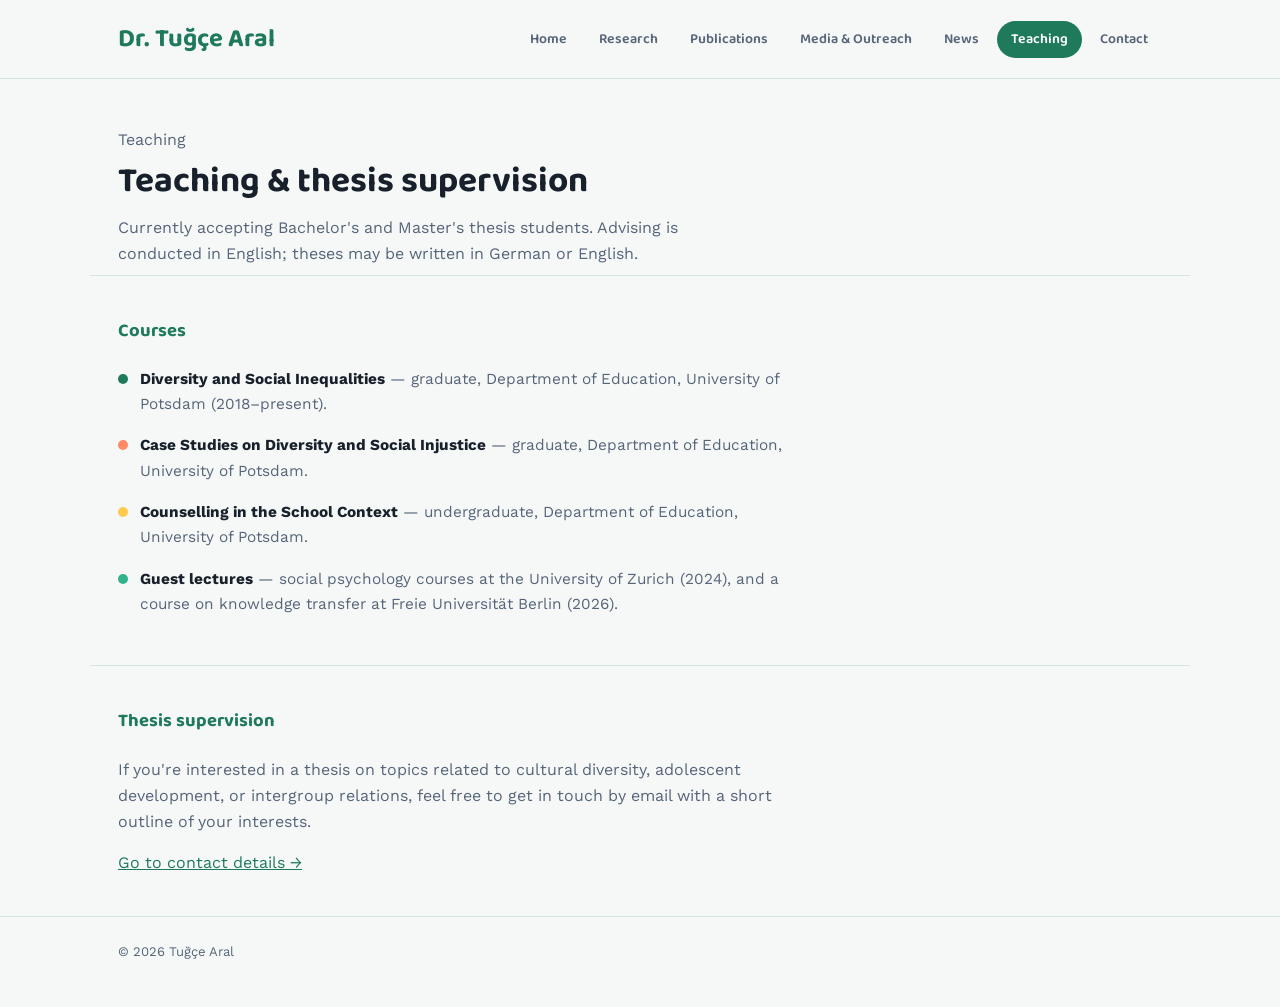
<file: teaching.html>
<!DOCTYPE html>
<html lang="en">
<head>
<meta charset="UTF-8">
<meta name="viewport" content="width=device-width, initial-scale=1.0">
<title>Teaching — Tuğçe Aral</title>
<meta name="description" content="Teaching experience and thesis supervision information for Dr. Tuğçe Aral at the University of Potsdam.">
<link rel="canonical" href="https://tugcearal.github.io/teaching.html">
<meta property="og:type" content="website">
<meta property="og:title" content="Teaching — Tuğçe Aral">
<meta property="og:description" content="Teaching experience and thesis supervision information for Dr. Tuğçe Aral at the University of Potsdam.">
<meta property="og:url" content="https://tugcearal.github.io/teaching.html">
<meta property="og:image" content="https://tugcearal.github.io/assets/tugce-aral-2.jpg">
<meta name="twitter:card" content="summary_large_image">
<meta name="twitter:title" content="Teaching — Tuğçe Aral">
<meta name="twitter:description" content="Teaching experience and thesis supervision information for Dr. Tuğçe Aral at the University of Potsdam.">
<meta name="twitter:image" content="https://tugcearal.github.io/assets/tugce-aral-2.jpg">
<link rel="icon" href="data:image/svg+xml,%3Csvg xmlns='http://www.w3.org/2000/svg' viewBox='0 0 100 100'%3E%3Crect width='100' height='100' rx='20' fill='%231f7a5c'/%3E%3Ctext x='50' y='68' font-size='58' font-family='Arial,sans-serif' font-weight='700' fill='white' text-anchor='middle'%3ETA%3C/text%3E%3C/svg%3E">
<link rel="preconnect" href="https://fonts.googleapis.com">
<link rel="preconnect" href="https://fonts.gstatic.com" crossorigin>
<link href="https://fonts.googleapis.com/css2?family=Baloo+2:wght@600;700&family=Work+Sans:wght@400;500;600&display=swap" rel="stylesheet">
<link rel="stylesheet" href="style.css">
</head>
<body>

<header class="site-header">
  <div class="wrap header-inner">
    <a href="index.html" class="brand">Dr. Tuğçe Aral</a>
    <nav>
      <a href="index.html">Home</a>
      <a href="research.html">Research</a>
      <a href="publications.html">Publications</a>
      <a href="media.html">Media & Outreach</a>
      <a href="news.html">News</a>
      <a href="teaching.html" class="active" aria-current="page">Teaching</a>
      <a href="contact.html">Contact</a>
    </nav>
  </div>
</header>

<main>

  <div class="page-head wrap">
    <p class="eyebrow">Teaching</p>
    <h1>Teaching &amp; thesis supervision</h1>
    <p class="lede">
      Currently accepting Bachelor's and Master's thesis students. Advising is conducted in
      English; theses may be written in German or English.
    </p>
  </div>

  <section class="section wrap">
    <h2>Courses</h2>
    <ul class="topic-list-plain">
      <li><strong>Diversity and Social Inequalities</strong> — graduate, Department of Education, University of Potsdam (2018–present).</li>
      <li><strong>Case Studies on Diversity and Social Injustice</strong> — graduate, Department of Education, University of Potsdam.</li>
      <li><strong>Counselling in the School Context</strong> — undergraduate, Department of Education, University of Potsdam.</li>
      <li><strong>Guest lectures</strong> — social psychology courses at the University of Zurich (2024), and a course on knowledge transfer at Freie Universität Berlin (2026).</li>
    </ul>
  </section>

  <section class="section wrap">
    <h2>Thesis supervision</h2>
    <p>
      If you're interested in a thesis on topics related to cultural diversity, adolescent
      development, or intergroup relations, feel free to get in touch by email with a short
      outline of your interests.
    </p>
    <p><a href="contact.html">Go to contact details →</a></p>
  </section>

</main>

<footer class="site-footer">
  <div class="wrap">
    <p>&copy; <span id="year"></span> Tuğçe Aral</p>
  </div>
</footer>

<script>
  document.getElementById('year').textContent = new Date().getFullYear();
</script>

</body>
</html>
</file>
<file: style.css>
:root {
  --ink: #17202b;
  --ink-soft: #57657a;
  --paper: #f5f8f6;
  --card: #ffffff;
  --line: #d7e6dd;

  --blue: #1f7a5c;
  --blue-soft: #d9f2e7;
  --coral: #ff8a65;
  --coral-soft: #ffe4d9;
  --coral-ink: #b2502a;
  --yellow: #ffc94d;
  --yellow-soft: #fff2cf;
  --yellow-ink: #8a6200;
  --mint: #33b18a;
  --mint-soft: #d9f2e7;
  --mint-ink: #1f7a5c;

  --display: "Baloo 2", "Nunito", sans-serif;
  --body: "Work Sans", -apple-system, BlinkMacSystemFont, "Segoe UI", sans-serif;
  --max: 1100px;
  --text-max: 680px;
}

* { box-sizing: border-box; }

body {
  margin: 0;
  font-family: var(--body);
  color: var(--ink);
  background: var(--paper);
  line-height: 1.65;
}

.wrap { max-width: var(--max); margin: 0 auto; padding: 0 28px; }

a { color: var(--blue); }

/* Header */
.site-header { border-bottom: 1px solid var(--line); }

.header-inner {
  display: flex;
  align-items: center;
  justify-content: space-between;
  padding: 18px 28px;
  flex-wrap: wrap;
  gap: 10px;
}

.brand {
  font-family: var(--display);
  font-weight: 700;
  font-size: 1.6rem;
  color: var(--blue);
  text-decoration: none;
}

nav { display: flex; gap: 4px; flex-wrap: wrap; }

nav a {
  color: var(--ink-soft);
  text-decoration: none;
  font-family: var(--display);
  font-weight: 600;
  font-size: 0.88rem;
  padding: 7px 14px;
  border-radius: 999px;
}

nav a:hover { background: var(--blue-soft); color: var(--blue); }

nav a.active { background: var(--blue); color: #fff; }

/* Page head (subpages) */
.page-head { padding: 48px 28px 8px; }

.page-head .eyebrow { margin-bottom: 6px; }

.page-head h1 {
  font-size: clamp(1.7rem, 4vw, 2.2rem);
  margin: 0 0 12px;
}

.page-head .lede {
  color: var(--ink-soft);
  font-size: 1rem;
  max-width: 58ch;
  margin: 0;
}

.contact-head { display: flex; align-items: center; gap: 24px; }
.contact-photo { width: 88px; height: 88px; border-radius: 50%; object-fit: cover; flex-shrink: 0; }

@media (max-width: 480px) {
  .contact-head { flex-direction: column; align-items: flex-start; }
}

/* Hero (home) */
.hero {
  display: grid;
  grid-template-columns: minmax(0, 560px) minmax(0, 380px);
  justify-content: space-between;
  gap: 48px;
  align-items: center;
  padding: 56px 28px 44px;
}

.hero-text .eyebrow { margin-bottom: 10px; }

h1 {
  font-family: var(--display);
  font-weight: 700;
  font-size: clamp(1.9rem, 4vw, 2.5rem);
  line-height: 1.22;
  margin: 0 0 16px;
}

.squiggle-phrase { position: relative; display: inline-block; color: var(--blue); }
.squiggle-phrase svg { position: absolute; left: 2px; right: 2px; bottom: -8px; width: calc(100% - 4px); height: 10px; }
.squiggle-phrase svg path { stroke: var(--coral); }

.role {
  color: var(--ink-soft);
  font-weight: 600;
  font-size: 0.98rem;
  margin: 0 0 14px;
}

.intro {
  font-size: 1rem;
  color: var(--ink-soft);
  max-width: 50ch;
  margin: 0 0 22px;
}

.hero-links {
  display: flex;
  align-items: center;
  gap: 16px;
  flex-wrap: wrap;
  font-size: 0.9rem;
}

.hero-links a { text-decoration: none; color: var(--ink-soft); font-weight: 600; }
.hero-links a:hover { color: var(--blue); }
.hero-links a.primary {
  background: var(--blue);
  color: #fff;
  padding: 9px 18px;
  border-radius: 999px;
}
.hero-links a.primary:hover { background: #155c44; color: #fff; }

.hero-photo { justify-self: end; width: 100%; max-width: 340px; }

.hero-photo img {
  width: 100%;
  aspect-ratio: 1 / 1;
  object-fit: cover;
  border-radius: 50%;
  box-shadow: 0 10px 28px -14px rgba(23, 32, 43, 0.28);
  display: block;
}

/* Topic chips */
.chips {
  display: flex;
  flex-wrap: wrap;
  justify-content: center;
  gap: 10px;
  padding: 0 28px 44px;
}

.chip {
  font-family: var(--display);
  font-weight: 600;
  font-size: 0.84rem;
  padding: 8px 16px;
  border-radius: 999px;
}

.chip.c1 { background: var(--blue-soft); color: var(--blue); }
.chip.c2 { background: var(--coral-soft); color: var(--coral-ink); }
.chip.c3 { background: var(--yellow-soft); color: var(--yellow-ink); }
.chip.c4 { background: var(--mint-soft); color: var(--mint-ink); }

/* Sections */
.section { padding: 40px 28px; border-top: 1px solid var(--line); }
.section > p { max-width: var(--text-max); }

h2 {
  font-family: var(--display);
  font-weight: 700;
  font-size: 1.15rem;
  color: var(--blue);
  margin: 0 0 20px;
}

h3 { font-weight: 600; font-size: 1rem; margin: 0 0 4px; }

p { color: var(--ink-soft); margin: 0 0 14px; }
p:last-child { margin-bottom: 0; }

.note { font-size: 0.85rem; font-style: italic; margin-bottom: 18px; }

/* Prose (subpages) */
.prose { max-width: var(--text-max); margin: 0 auto; padding: 32px 28px 60px; }
.prose p { font-size: 0.98rem; margin-bottom: 18px; }
.prose strong { color: var(--ink); }
.prose em { font-style: italic; }

/* Topic / info list with colored dots */
.topic-list-plain {
  list-style: none;
  margin: 0 0 8px;
  padding: 0;
  max-width: var(--text-max);
  display: flex;
  flex-direction: column;
  gap: 16px;
}

.topic-list-plain li {
  position: relative;
  padding-left: 22px;
  font-size: 0.96rem;
  color: var(--ink-soft);
}

.topic-list-plain li::before {
  content: "";
  position: absolute;
  left: 0;
  top: 7px;
  width: 10px;
  height: 10px;
  border-radius: 50%;
  background: var(--blue);
}

.topic-list-plain li:nth-child(4n+2)::before { background: var(--coral); }
.topic-list-plain li:nth-child(4n+3)::before { background: var(--yellow); }
.topic-list-plain li:nth-child(4n+4)::before { background: var(--mint); }

.topic-list-plain strong { color: var(--ink); }

/* Index list (home nav) */
.index-list { display: flex; flex-direction: column; padding: 0 28px 48px; }

@media (min-width: 760px) {
  .index-list { display: grid; grid-template-columns: repeat(2, 1fr); gap: 4px 28px; }
}

.index-row {
  display: flex;
  align-items: baseline;
  justify-content: space-between;
  gap: 16px;
  padding: 16px 20px;
  border-radius: 14px;
  text-decoration: none;
  color: inherit;
}

.index-row:hover { background: var(--card); }

.index-row h3 { font-family: var(--display); font-size: 1rem; color: var(--ink); margin: 0 0 3px; }
.index-row p { margin: 0; font-size: 0.86rem; color: var(--ink-soft); }
.index-row .idx-arrow { color: var(--blue); font-weight: 700; flex-shrink: 0; }

/* Publications gallery */
.pub-gallery {
  display: grid;
  grid-template-columns: repeat(auto-fill, minmax(170px, 1fr));
  gap: 18px;
  margin-bottom: 8px;
}

.pub-card {
  display: flex;
  flex-direction: column;
  text-decoration: none;
  color: inherit;
  border: 1px solid var(--line);
  border-radius: 14px;
  overflow: hidden;
  background: var(--card);
  transition: transform 0.15s, box-shadow 0.15s;
}

.pub-card:hover { transform: translateY(-3px); box-shadow: 0 12px 22px -14px rgba(23, 32, 43, 0.25); }

.pub-card-thumb {
  aspect-ratio: 3 / 4;
  width: 100%;
  object-fit: cover;
  object-position: top;
  display: block;
  background: var(--blue-soft);
}

.pub-card-icon {
  aspect-ratio: 3 / 4;
  display: flex;
  align-items: center;
  justify-content: center;
}

.pub-card-icon svg { width: 34%; height: 34%; }

.pub-card-icon.c1 { background: var(--blue-soft); color: var(--blue); }
.pub-card-icon.c2 { background: var(--coral-soft); color: var(--coral-ink); }
.pub-card-icon.c3 { background: var(--yellow-soft); color: var(--yellow-ink); }
.pub-card-icon.c4 { background: var(--mint-soft); color: var(--mint-ink); }

.pub-card-body { padding: 12px 14px 14px; display: flex; flex-direction: column; gap: 3px; }

.pub-card-year {
  font-family: var(--display);
  font-weight: 700;
  font-size: 0.7rem;
  text-transform: uppercase;
  letter-spacing: 0.04em;
  color: var(--blue);
}

.pub-card-title { font-size: 0.85rem; font-weight: 600; color: var(--ink); line-height: 1.35; }
.pub-card-journal { font-size: 0.76rem; color: var(--ink-soft); font-style: italic; }

/* Publications */
.pub-entries { display: flex; flex-direction: column; gap: 22px; }
.pub-entry { font-size: 0.94rem; color: var(--ink-soft); }
.pub-entry p { margin: 0 0 6px; }
.pub-entry strong { color: var(--ink); }
.pub-entry em { font-style: italic; }
.pub-entry a { color: var(--blue); text-decoration: underline; font-size: 0.86rem; font-weight: 500; }
.pub-num { font-family: var(--display); font-weight: 700; color: var(--blue); margin-right: 2px; }

/* Media / resource rows */
.media-list { display: flex; flex-direction: column; gap: 20px; margin-bottom: 8px; }

.media-row {
  display: flex;
  gap: 18px;
  align-items: flex-start;
  text-decoration: none;
  color: inherit;
  padding: 16px;
  margin: 0 -16px;
  border-radius: 14px;
  transition: background 0.15s;
}

.media-row:hover { background: var(--card); }

.media-thumb {
  width: 108px;
  height: 108px;
  object-fit: cover;
  border-radius: 12px;
  flex-shrink: 0;
  display: block;
}

.media-thumb-icon {
  background: var(--blue-soft);
  color: var(--blue);
  display: flex;
  align-items: center;
  justify-content: center;
}

.media-thumb-icon svg { width: 38%; height: 38%; }

.media-body { flex: 1; font-size: 0.94rem; color: var(--ink-soft); line-height: 1.55; }
.media-body strong { color: var(--ink); }
.media-body em { font-style: italic; }

.media-link {
  display: inline-block;
  margin-top: 6px;
  color: var(--blue);
  font-size: 0.85rem;
  font-weight: 500;
  text-decoration: none;
}
a.media-link:hover { text-decoration: underline; }

/* Video embed */
.video-embed {
  position: relative;
  width: 100%;
  aspect-ratio: 16 / 9;
  border-radius: 14px;
  overflow: hidden;
  background: var(--ink);
  box-shadow: 0 12px 28px -16px rgba(23, 32, 43, 0.35);
}

.video-embed iframe {
  position: absolute;
  inset: 0;
  width: 100%;
  height: 100%;
  border: 0;
}

.video-caption {
  margin-top: 14px;
  font-size: 0.94rem;
  color: var(--ink-soft);
}
.video-caption strong { color: var(--ink); }

/* Spotify embed */
.spotify-embed {
  border-radius: 14px;
  overflow: hidden;
  box-shadow: 0 12px 28px -16px rgba(23, 32, 43, 0.35);
}

.spotify-embed iframe {
  display: block;
  width: 100%;
  height: 352px;
  border: 0;
}

/* Page preview gallery */
.page-gallery {
  display: flex;
  flex-wrap: wrap;
  gap: 14px;
  margin: 16px 0 8px;
}

.page-gallery img {
  width: 140px;
  border: 1px solid var(--line);
  border-radius: 8px;
  box-shadow: 0 6px 16px -10px rgba(23, 32, 43, 0.3);
  transition: transform 0.15s, box-shadow 0.15s;
  display: block;
}

.page-gallery a:hover img {
  transform: translateY(-4px);
  box-shadow: 0 12px 22px -12px rgba(23, 32, 43, 0.35);
}

/* Contact */
.contact-block { max-width: var(--text-max); margin-bottom: 22px; }
.contact-block:last-child { margin-bottom: 0; }
.contact-block .label {
  font-family: var(--display);
  font-weight: 700;
  font-size: 0.78rem;
  text-transform: uppercase;
  letter-spacing: 0.04em;
  color: var(--blue);
  margin: 0 0 5px;
}
.contact-block p { margin: 0; color: var(--ink-soft); }
.contact-block a { color: var(--blue); }
.cv-updated { font-size: 0.82rem; font-style: italic; color: var(--ink-soft); }

/* Footer */
.site-footer { padding: 24px 28px 44px; border-top: 1px solid var(--line); }
.site-footer p { font-size: 0.82rem; color: var(--ink-soft); margin: 0; }

/* Responsive */
@media (max-width: 680px) {
  .hero { grid-template-columns: 1fr; padding-top: 40px; }
  .hero-photo { max-width: 260px; margin: 0 auto; order: -1; }
  h1 { font-size: 1.9rem; }
}
</file>
